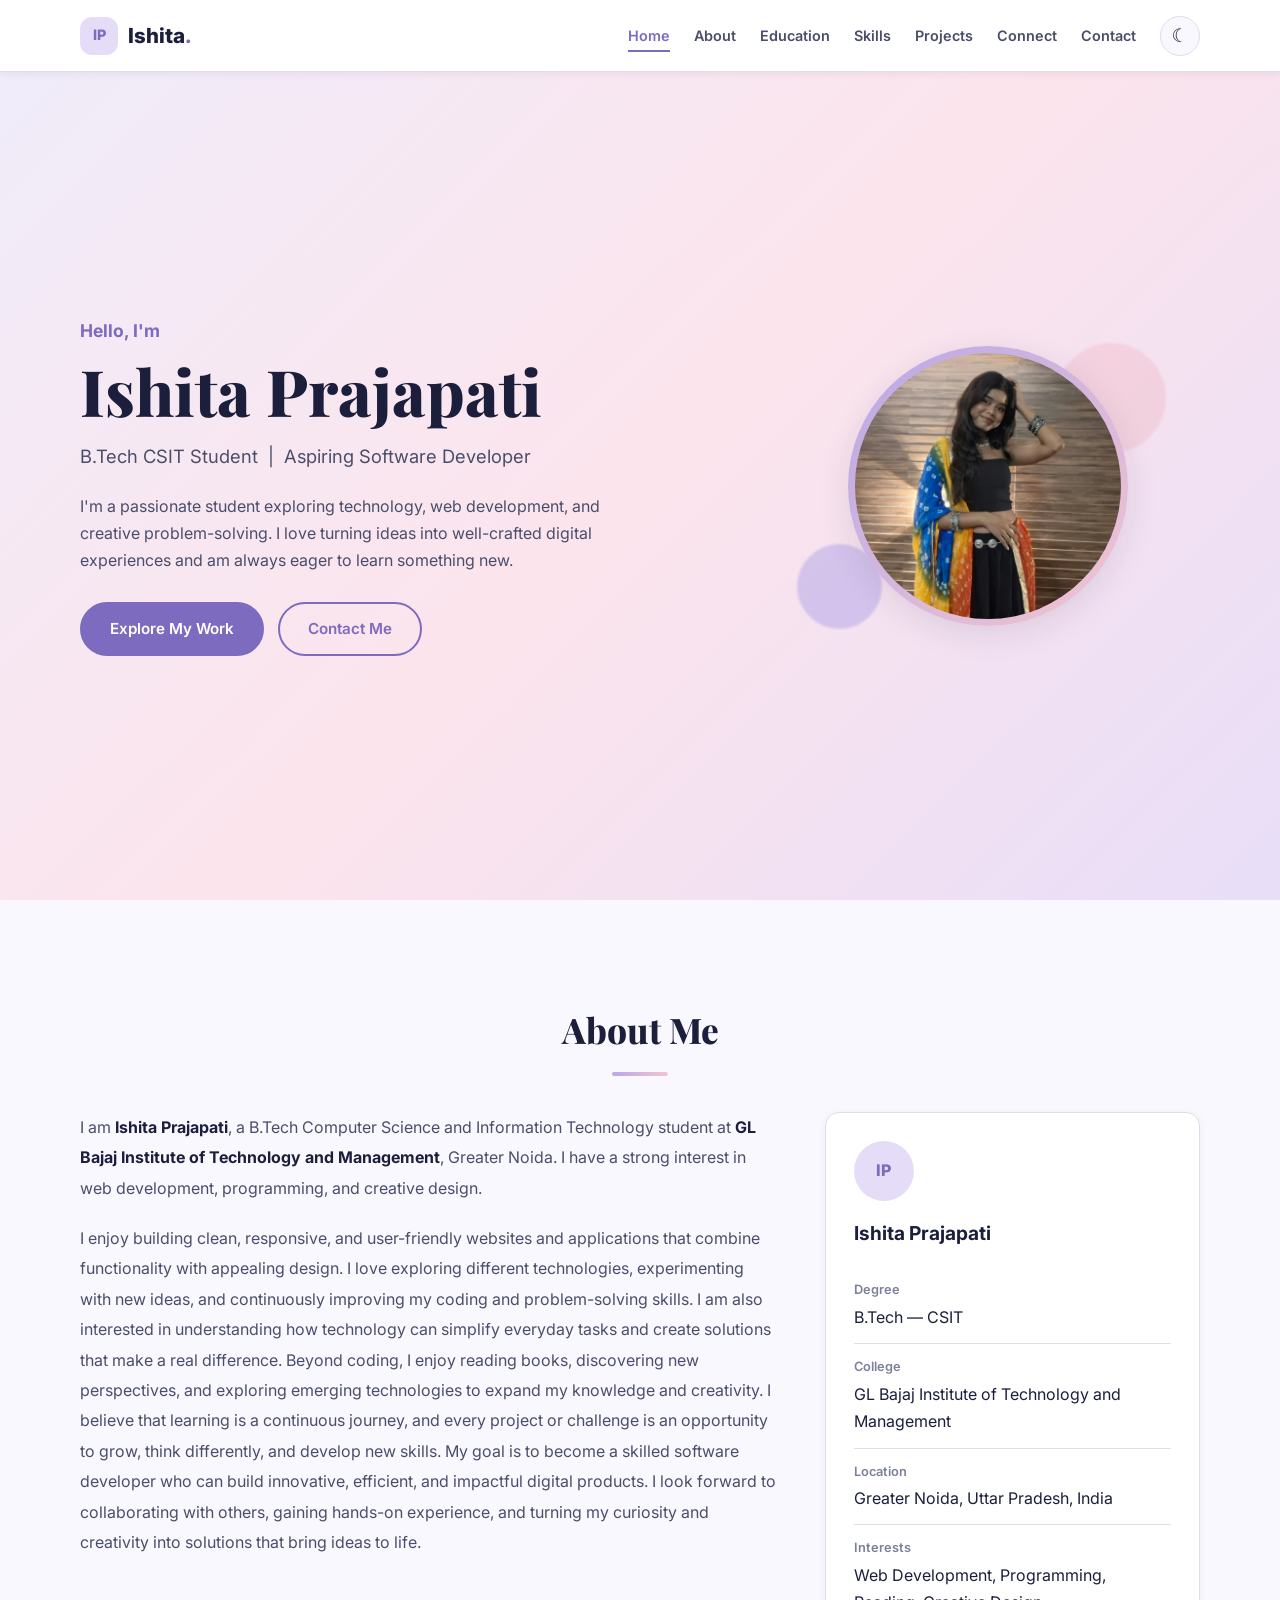
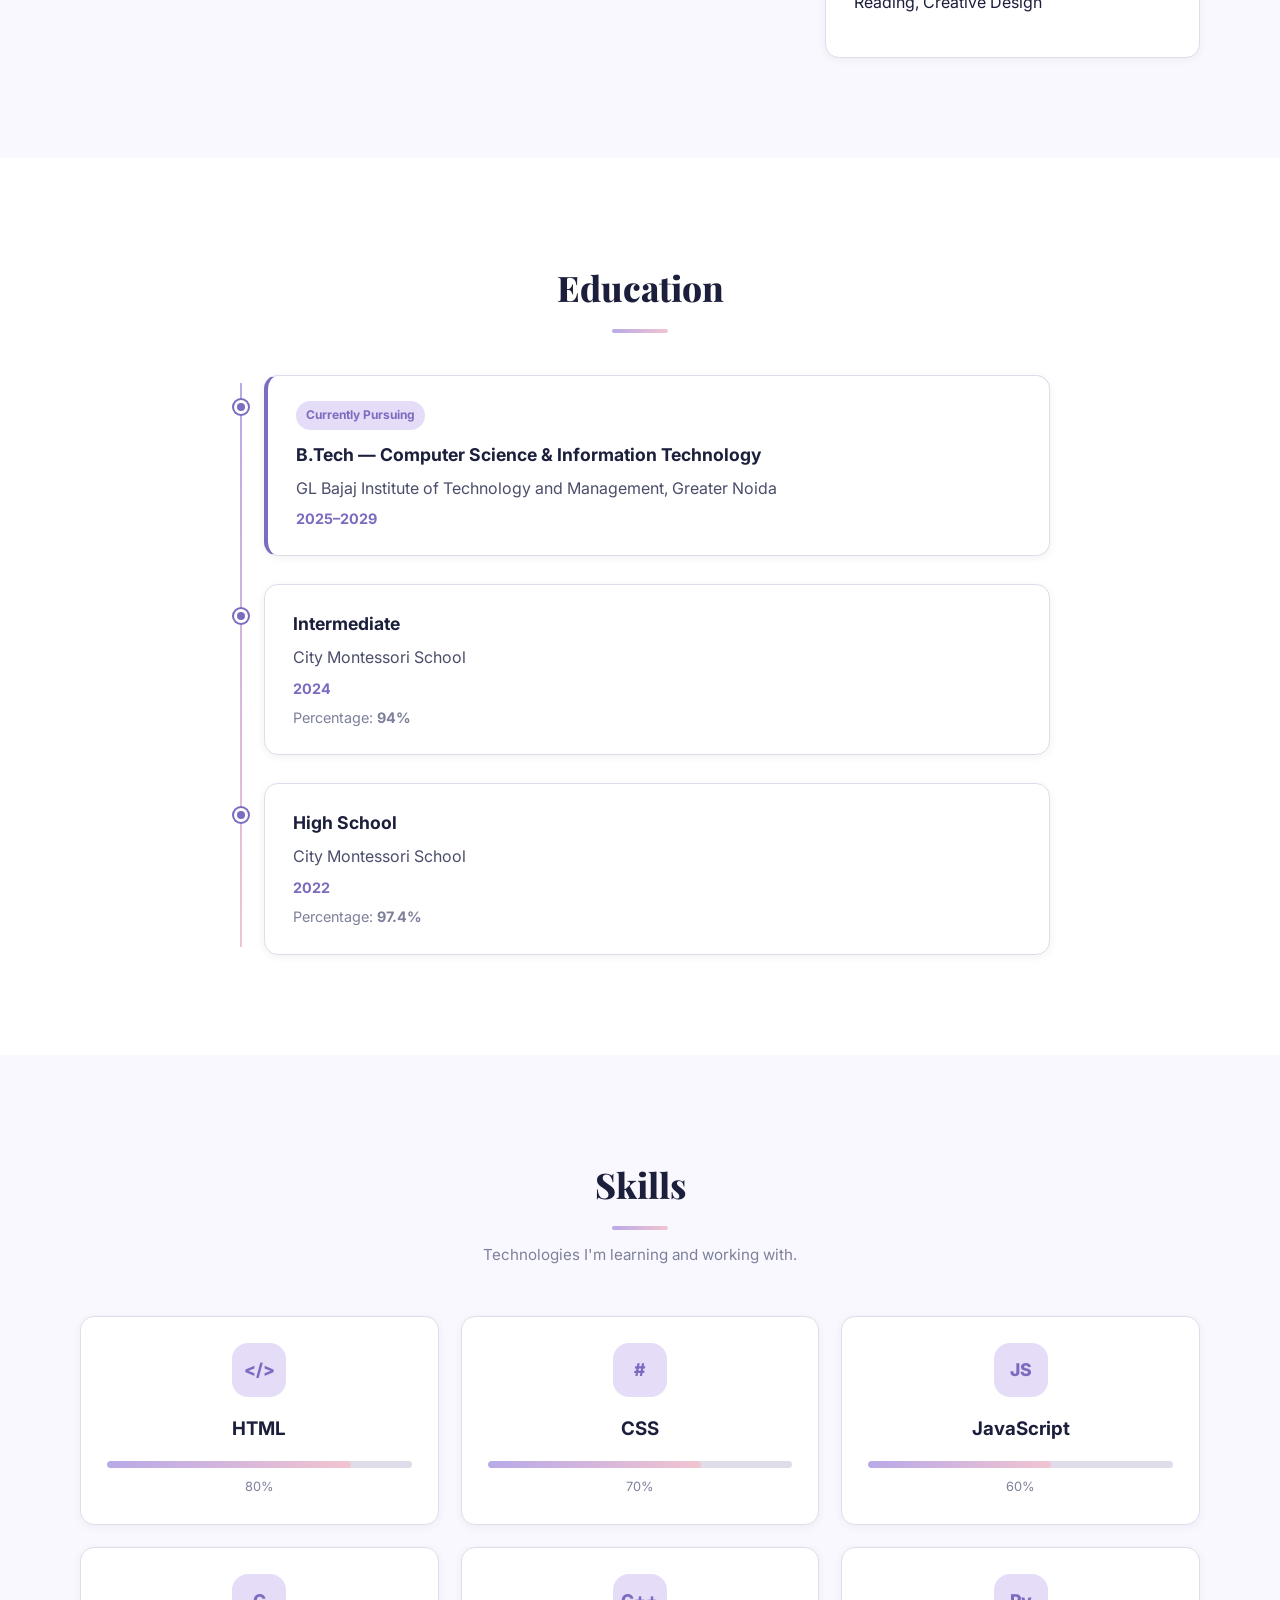
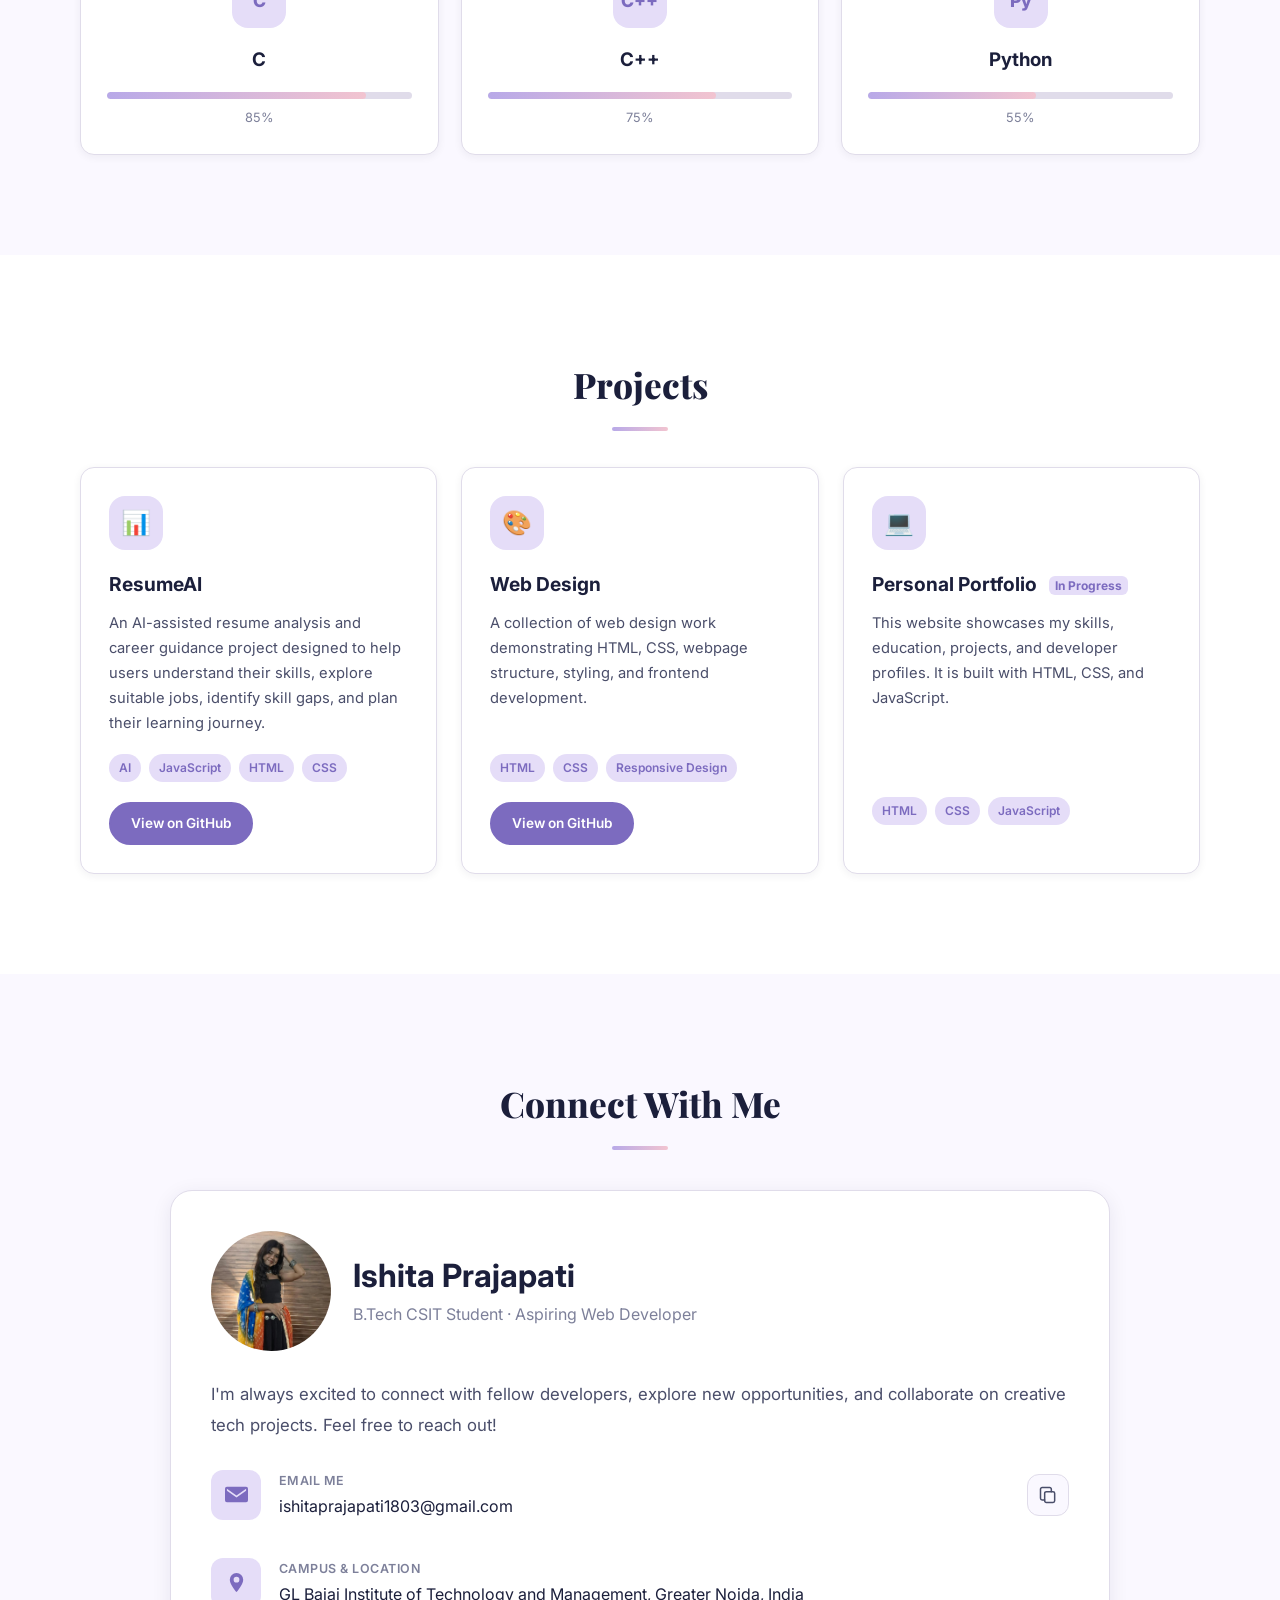
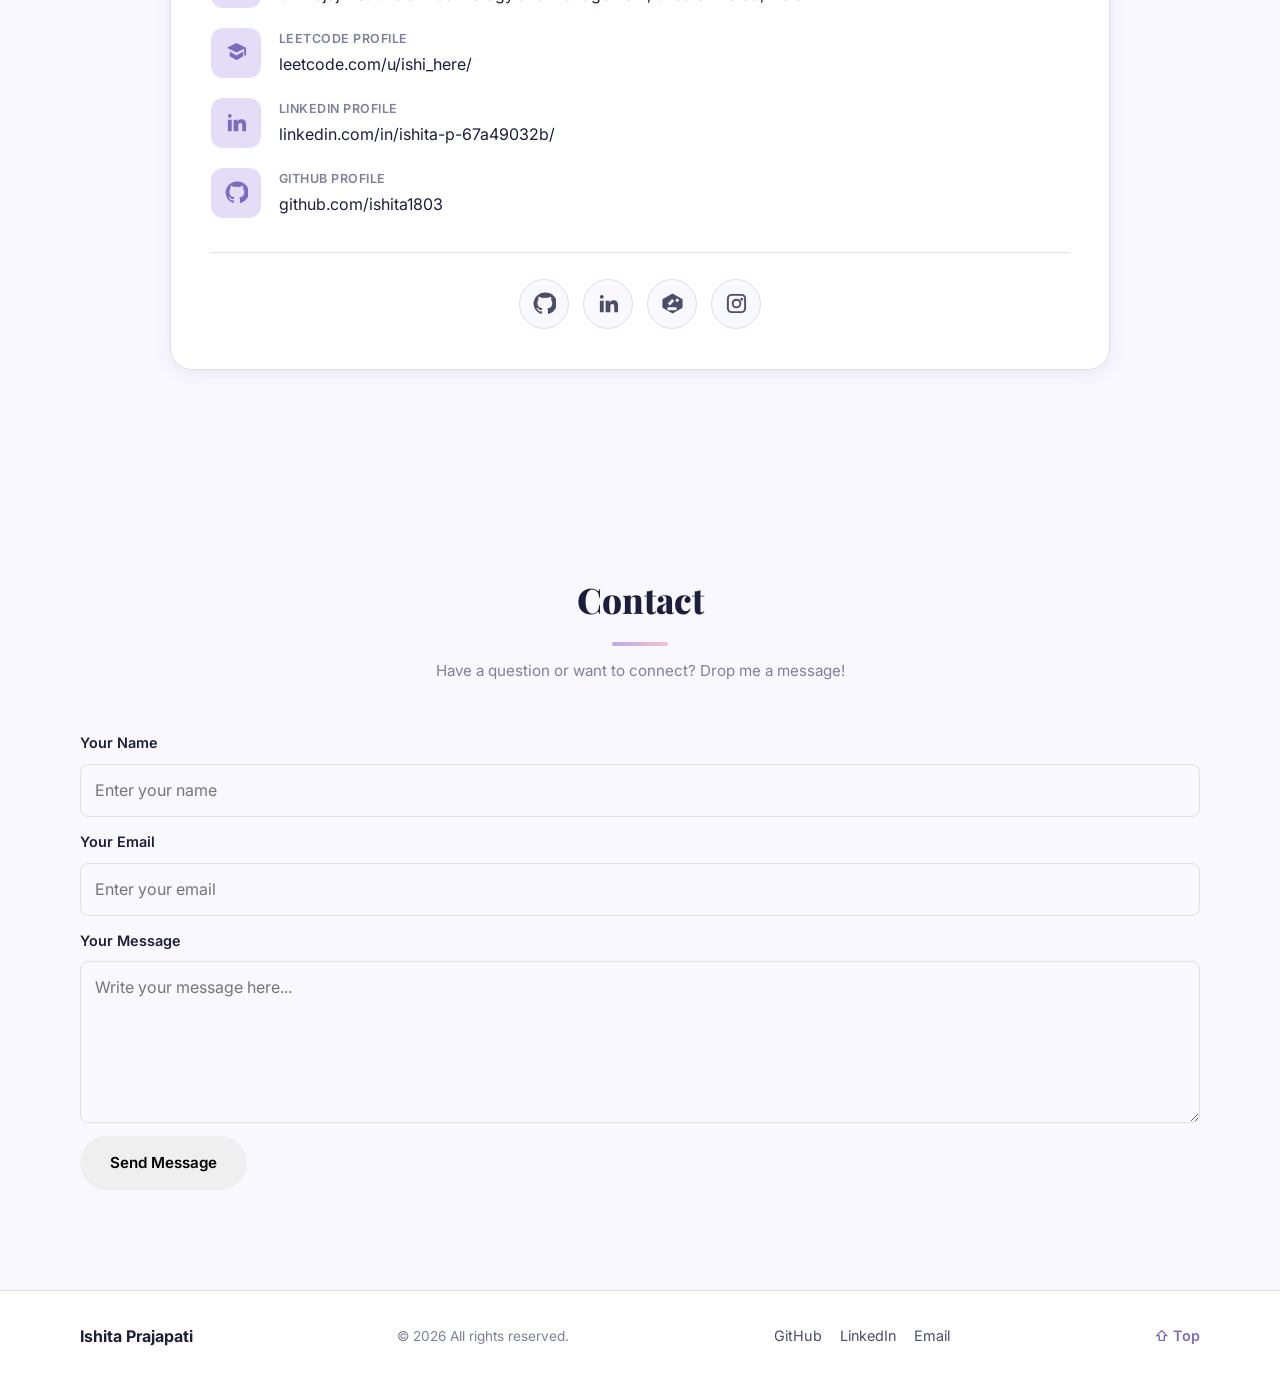
<file: portfolio/index.html>
<!DOCTYPE html>
<html lang="en">
<head>
  <meta charset="UTF-8">
  <meta name="viewport" content="width=device-width, initial-scale=1.0">
  <meta name="theme-color" content="#faf8ff">
  <meta name="description" content="Ishita Prajapati's portfolio — B.Tech CSIT student, aspiring software developer, and web development enthusiast.">
  <title>Ishita Prajapati — Portfolio</title>

  <link rel="stylesheet" href="style.css">
  <link rel="preconnect" href="https://fonts.googleapis.com">
  <link rel="preconnect" href="https://fonts.gstatic.com" crossorigin>
  <link href="https://fonts.googleapis.com/css2?family=Inter:wght@400;500;600;700;800&family=Playfair+Display:wght@700;800&display=swap" rel="stylesheet">

  <style>
    /* Additional styles specific to the Connect card */
    .connect-card {
      width: 100%;
      max-width: 940px;
      margin: 40px auto 0;
      padding: 40px;
      background: var(--bg-card, #fff);
      color: var(--text-primary, #1b1f3b);
      border: 1px solid var(--border, #e0dcea);
      border-radius: 22px;
      box-shadow: var(--shadow-md, 0 4px 20px rgba(27,31,59,.08));
    }

    .connect-profile {
      display: flex;
      align-items: center;
      gap: 22px;
      margin-bottom: 28px;
    }

    .connect-photo {
      width: 120px;
      height: 120px;
      flex: 0 0 120px;
      object-fit: cover;
      object-position: center;
      border-radius: 50%;
    }

    .connect-profile-copy { min-width: 0; }

    .connect-profile-copy h3 {
      margin: 0 0 6px;
      color: var(--text-primary, #1b1f3b);
      font-size: clamp(1.5rem, 3vw, 2rem);
      line-height: 1.3;
    }

    .connect-profile-copy p {
      margin: 0;
      color: var(--text-muted, #7d809a);
    }

    .connect-intro {
      margin: 0 0 30px;
      color: var(--text-secondary, #4a4e6a);
      line-height: 1.8;
    }

    .connect-details {
      display: flex;
      flex-direction: column;
      gap: 20px;
    }

    .connect-detail {
      display: grid;
      grid-template-columns: 50px minmax(0, 1fr);
      align-items: center;
      gap: 18px;
      min-width: 0;
    }

    .connect-detail-icon {
      width: 50px;
      height: 50px;
      display: flex;
      align-items: center;
      justify-content: center;
      border-radius: 12px;
      background: var(--accent-soft, #e5ddf8);
      color: var(--accent, #7c6bbf);
    }

    .connect-detail-icon svg {
      width: 23px;
      height: 23px;
      fill: currentColor;
    }

    .connect-detail-copy {
      display: flex;
      flex-direction: column;
      gap: 3px;
      min-width: 0;
    }

    .connect-label {
      color: var(--text-muted, #7d809a);
      font-size: .78rem;
      font-weight: 600;
      letter-spacing: .04em;
    }

    .connect-value {
      color: var(--text-primary, #1b1f3b);
      font-size: 1rem;
      line-height: 1.55;
      overflow-wrap: anywhere;
    }

    a.connect-value:hover { color: var(--accent, #7c6bbf); }

    .connect-email-row {
      grid-template-columns: 50px minmax(0, 1fr) 42px;
    }

    .copy-email-button {
      width: 42px;
      height: 42px;
      display: flex;
      align-items: center;
      justify-content: center;
      justify-self: end;
      border: 1px solid var(--border, #e0dcea);
      border-radius: 12px;
      background: var(--bg-primary, #faf8ff);
      color: var(--text-secondary, #4a4e6a);
      cursor: pointer;
    }

    .copy-email-button:hover {
      background: var(--accent-soft, #e5ddf8);
      color: var(--accent, #7c6bbf);
    }

    .copy-email-button svg {
      width: 20px;
      height: 20px;
      fill: none;
      stroke: currentColor;
      stroke-width: 1.8;
      stroke-linecap: round;
      stroke-linejoin: round;
    }

    .copy-email-feedback {
      grid-column: 2 / -1;
      color: var(--accent, #7c6bbf);
      font-size: .82rem;
    }

    .connect-divider {
      height: 1px;
      margin: 34px 0 26px;
      background: var(--border, #e0dcea);
    }

    .connect-socials {
      display: flex;
      justify-content: center;
      align-items: center;
      flex-wrap: wrap;
      gap: 14px;
    }

    .connect-social-button {
      width: 50px;
      height: 50px;
      display: inline-flex;
      align-items: center;
      justify-content: center;
      flex: 0 0 50px;
      border: 1px solid var(--border, #e0dcea);
      border-radius: 50%;
      background: var(--bg-primary, #faf8ff);
      color: var(--text-secondary, #4a4e6a);
      transition: transform .2s ease, background .2s ease, color .2s ease;
    }

    .connect-social-button:hover {
      background: var(--accent-soft, #e5ddf8);
      color: var(--accent, #7c6bbf);
      transform: translateY(-3px);
    }

    .connect-social-button svg {
      width: 23px;
      height: 23px;
      fill: currentColor;
    }

    .connect-social-button:focus-visible,
    .copy-email-button:focus-visible {
      outline: 3px solid var(--accent, #7c6bbf);
      outline-offset: 3px;
    }

    .connect-section { background: var(--bg-primary); }

    .edu-table { display: none; }

    @media (max-width: 600px) {
      .connect-card {
        padding: 24px 18px;
        margin-top: 28px;
        border-radius: 18px;
      }

      .connect-profile { gap: 15px; }

      .connect-photo {
        width: 82px;
        height: 82px;
        flex-basis: 82px;
      }

      .connect-profile-copy h3 { font-size: 1.35rem; }
      .connect-profile-copy p { font-size: .88rem; }
      .connect-intro { font-size: .96rem; }

      .connect-detail {
        grid-template-columns: 42px minmax(0, 1fr);
        gap: 12px;
      }

      .connect-detail-icon {
        width: 42px;
        height: 42px;
      }

      .connect-detail-icon svg {
        width: 20px;
        height: 20px;
      }

      .connect-value { font-size: .9rem; }

      .connect-email-row {
        grid-template-columns: 42px minmax(0, 1fr) 36px;
        gap: 9px;
      }

      .copy-email-button {
        width: 36px;
        height: 36px;
      }

      .connect-socials { gap: 12px; }

      .connect-social-button {
        width: 46px;
        height: 46px;
        flex-basis: 46px;
      }
    }
  </style>
</head>

<body>
  <!-- HEADER -->
  <header id="site-header" class="site-header">
    <div class="container nav-container">
      <a href="#home" class="logo" aria-label="Ishita Prajapati - Home">
        <span class="logo-icon">IP</span>
        <span class="logo-text">Ishita<span class="logo-accent">.</span></span>
      </a>

      <nav id="main-nav" class="main-nav" aria-label="Primary navigation">
        <ul class="nav-list">
          <li><a href="#home" class="nav-link active">Home</a></li>
          <li><a href="#about" class="nav-link">About</a></li>
          <li><a href="#education" class="nav-link">Education</a></li>
          <li><a href="#skills" class="nav-link">Skills</a></li>
          <li><a href="#projects" class="nav-link">Projects</a></li>
          <li><a href="#connect" class="nav-link">Connect</a></li>
          <li><a href="#contact" class="nav-link">Contact</a></li>
          <li>
            <button id="theme-toggle" class="theme-toggle" type="button" aria-label="Toggle dark mode">
              <span class="theme-icon theme-icon--light" aria-hidden="true">&#9790;</span>
              <span class="theme-icon theme-icon--dark" aria-hidden="true">&#9728;</span>
            </button>
          </li>
        </ul>
      </nav>

      <button id="hamburger" class="hamburger" type="button" aria-label="Open menu" aria-expanded="false" aria-controls="main-nav">
        <span class="hamburger-bar"></span>
        <span class="hamburger-bar"></span>
        <span class="hamburger-bar"></span>
      </button>
    </div>
  </header>

  <main>
    <!-- HOME -->
    <section id="home" class="hero section">
      <div class="container hero-grid">
        <div class="hero-content">
          <p class="hero-greeting">Hello, I'm</p>
          <h1 class="hero-name">Ishita Prajapati</h1>
          <p class="hero-subtitle">B.Tech CSIT Student &nbsp;|&nbsp; Aspiring Software Developer</p>
          <p class="hero-description">
            I'm a passionate student exploring technology, web development,
            and creative problem-solving. I love turning ideas into well-crafted
            digital experiences and am always eager to learn something new.
          </p>
          <div class="hero-buttons">
            <a href="#projects" class="btn btn-primary">Explore My Work</a>
            <a href="#contact" class="btn btn-secondary">Contact Me</a>
          </div>
        </div>

        <div class="hero-visual">
          <div class="avatar-ring">
            <img src="myimage.jpeg" alt="Ishita Prajapati" class="profile-photo">
          </div>
          <div class="hero-blob hero-blob--1"></div>
          <div class="hero-blob hero-blob--2"></div>
        </div>
      </div>
    </section>

    <!-- ABOUT -->
    <section id="about" class="section about-section">
      <div class="container">
        <h2 class="section-title">About Me</h2>

        <div class="about-grid">
          <article class="about-text">
            <p>
              I am <strong>Ishita Prajapati</strong>, a B.Tech Computer Science
              and Information Technology student at
              <strong>GL Bajaj Institute of Technology and Management</strong>,
              Greater Noida. I have a strong interest in web development,
              programming, and creative design.
            </p>
            <p>
              I enjoy building clean, responsive, and user-friendly websites 
              and applications that combine functionality with appealing design.
              I love exploring different technologies, experimenting with new ideas, 
              and continuously improving my coding and problem-solving skills. 
              I am also interested in understanding how technology can simplify everyday 
              tasks and create solutions that make a real difference. Beyond coding, I enjoy reading books,
              discovering new perspectives, and exploring emerging technologies to expand my knowledge and creativity. 
              I believe that learning is a continuous journey, and every project or challenge is an opportunity to grow, 
              think differently, and develop new skills.
              My goal is to become a skilled software developer who can build innovative,
              efficient, and impactful digital products. I look forward to collaborating with others,
              gaining hands-on experience, and turning my curiosity and creativity into solutions that bring ideas to life.
            </p>
          </article>

          <aside class="profile-card">
            <div class="profile-card__avatar" aria-hidden="true">IP</div>
            <h3 class="profile-card__name">Ishita Prajapati</h3>
            <ul class="profile-card__details">
              <li>
                <span class="detail-label">Degree</span>
                <span class="detail-value">B.Tech — CSIT</span>
              </li>
              <li>
                <span class="detail-label">College</span>
                <span class="detail-value">GL Bajaj Institute of Technology and Management</span>
              </li>
              <li>
                <span class="detail-label">Location</span>
                <span class="detail-value">Greater Noida, Uttar Pradesh, India</span>
              </li>
              <li>
                <span class="detail-label">Interests</span>
                <span class="detail-value">Web Development, Programming, Reading, Creative Design</span>
              </li>
            </ul>
          </aside>
        </div>
      </div>
    </section>

    <!-- EDUCATION -->
    <section id="education" class="section education-section">
      <div class="container">
        <h2 class="section-title">Education</h2>

        <div class="timeline">
          <article class="timeline-item timeline-item--highlight">
            <div class="timeline-dot" aria-hidden="true"></div>
            <div class="timeline-card">
              <span class="timeline-badge">Currently Pursuing</span>
              <h3 class="timeline-title">B.Tech — Computer Science &amp; Information Technology</h3>
              <p class="timeline-institution">GL Bajaj Institute of Technology and Management, Greater Noida</p>
              <p class="timeline-year">2025–2029</p>
            </div>
          </article>

          <article class="timeline-item">
            <div class="timeline-dot" aria-hidden="true"></div>
            <div class="timeline-card">
              <h3 class="timeline-title">Intermediate</h3>
              <p class="timeline-institution">City Montessori School</p>
              <p class="timeline-year">2024</p>
              <p class="timeline-result">Percentage: <strong>94%</strong></p>
            </div>
          </article>

          <article class="timeline-item">
            <div class="timeline-dot" aria-hidden="true"></div>
            <div class="timeline-card">
              <h3 class="timeline-title">High School</h3>
              <p class="timeline-institution">City Montessori School</p>
              <p class="timeline-year">2022</p>
              <p class="timeline-result">Percentage: <strong>97.4%</strong></p>
            </div>
          </article>
        </div>
      </div>
    </section>

    <!-- SKILLS -->
    <section id="skills" class="section skills-section">
      <div class="container">
        <h2 class="section-title">Skills</h2>
        <p class="section-subtitle">Technologies I'm learning and working with.</p>

        <div class="skills-grid">
          <article class="skill-card">
            <div class="skill-icon" aria-hidden="true">&lt;/&gt;</div>
            <h3 class="skill-name">HTML</h3>
            <div class="progress-track" role="progressbar" aria-valuenow="80" aria-valuemin="0" aria-valuemax="100" aria-label="HTML proficiency">
              <div class="progress-fill" style="--progress:80%"></div>
            </div>
            <span class="skill-level">80%</span>
          </article>

          <article class="skill-card">
            <div class="skill-icon" aria-hidden="true">#</div>
            <h3 class="skill-name">CSS</h3>
            <div class="progress-track" role="progressbar" aria-valuenow="70" aria-valuemin="0" aria-valuemax="100" aria-label="CSS proficiency">
              <div class="progress-fill" style="--progress:70%"></div>
            </div>
            <span class="skill-level">70%</span>
          </article>

          <article class="skill-card">
            <div class="skill-icon" aria-hidden="true">JS</div>
            <h3 class="skill-name">JavaScript</h3>
            <div class="progress-track" role="progressbar" aria-valuenow="60" aria-valuemin="0" aria-valuemax="100" aria-label="JavaScript proficiency">
              <div class="progress-fill" style="--progress:60%"></div>
            </div>
            <span class="skill-level">60%</span>
          </article>

          <article class="skill-card">
            <div class="skill-icon" aria-hidden="true">C</div>
            <h3 class="skill-name">C</h3>
            <div class="progress-track" role="progressbar" aria-valuenow="85" aria-valuemin="0" aria-valuemax="100" aria-label="C proficiency">
              <div class="progress-fill" style="--progress:85%"></div>
            </div>
            <span class="skill-level">85%</span>
          </article>

          <article class="skill-card">
            <div class="skill-icon" aria-hidden="true">C++</div>
            <h3 class="skill-name">C++</h3>
            <div class="progress-track" role="progressbar" aria-valuenow="75" aria-valuemin="0" aria-valuemax="100" aria-label="C++ proficiency">
              <div class="progress-fill" style="--progress:75%"></div>
            </div>
            <span class="skill-level">75%</span>
          </article>

          <article class="skill-card">
            <div class="skill-icon" aria-hidden="true">Py</div>
            <h3 class="skill-name">Python</h3>
            <div class="progress-track" role="progressbar" aria-valuenow="55" aria-valuemin="0" aria-valuemax="100" aria-label="Python proficiency">
              <div class="progress-fill" style="--progress:55%"></div>
            </div>
            <span class="skill-level">55%</span>
          </article>
        </div>
      </div>
    </section>

    <!-- PROJECTS -->
    <section id="projects" class="section projects-section">
      <div class="container">
        <h2 class="section-title">Projects</h2>

        <div class="projects-grid">
          <article class="project-card">
            <div class="project-icon" aria-hidden="true">&#128202;</div>
            <h3 class="project-title">ResumeAI</h3>
            <p class="project-description">
              An AI-assisted resume analysis and career guidance project designed
              to help users understand their skills, explore suitable jobs,
              identify skill gaps, and plan their learning journey.
            </p>
            <ul class="project-tags">
              <li>AI</li><li>JavaScript</li><li>HTML</li><li>CSS</li>
            </ul>
            <a href="https://github.com/ishita1803/ResumeAi" class="btn btn-small" target="_blank" rel="noopener noreferrer">View on GitHub</a>
          </article>

          <article class="project-card">
            <div class="project-icon" aria-hidden="true">&#127912;</div>
            <h3 class="project-title">Web Design</h3>
            <p class="project-description">
              A collection of web design work demonstrating HTML, CSS,
              webpage structure, styling, and frontend development.
            </p>
            <ul class="project-tags">
              <li>HTML</li><li>CSS</li><li>Responsive Design</li>
            </ul>
            <a href="https://github.com/ishita1803/webdesign" class="btn btn-small" target="_blank" rel="noopener noreferrer">View on GitHub</a>
          </article>

          <article class="project-card">
            <div class="project-icon" aria-hidden="true">&#128187;</div>
            <h3 class="project-title">Personal Portfolio <span class="badge in-progress">In Progress</span></h3>
            <p class="project-description">
              This website showcases my skills, education, projects, and
              developer profiles. It is built with HTML, CSS, and JavaScript.
            </p>
            <ul class="project-tags">
              <li>HTML</li><li>CSS</li><li>JavaScript</li>
            </ul>
          </article>
        </div>
      </div>
    </section>

    <!-- CONNECT WITH ME -->
    <section id="connect" class="section connect-section">
      <div class="container">
        <h2 class="section-title">Connect With Me</h2>

        <div class="connect-card">
          <div class="connect-profile">
            <img src="myimage.jpeg" alt="Ishita Prajapati" class="connect-photo">
            <div class="connect-profile-copy">
              <h3>Ishita Prajapati</h3>
              <p>B.Tech CSIT Student · Aspiring Web Developer</p>
            </div>
          </div>

          <p class="connect-intro">
            I'm always excited to connect with fellow developers, explore new
            opportunities, and collaborate on creative tech projects. Feel
            free to reach out!
          </p>

          <div class="connect-details">
            <div class="connect-detail connect-email-row">
              <span class="connect-detail-icon" aria-hidden="true">
                <svg viewBox="0 0 24 24"><path d="M2 4h20a2 2 0 0 1 2 2v12a2 2 0 0 1-2 2H2a2 2 0 0 1-2-2V6a2 2 0 0 1 2-2zm10 9L2 6v2l10 7 10-7V6l-10 7z"/></svg>
              </span>
              <div class="connect-detail-copy">
                <span class="connect-label">EMAIL ME</span>
                <a class="connect-value" href="mailto:ishitaprajapati1803@gmail.com">ishitaprajapati1803@gmail.com</a>
              </div>
              <button class="copy-email-button" id="copy-email-button" type="button" aria-label="Copy email address" title="Copy email address">
                <svg viewBox="0 0 24 24" aria-hidden="true"><rect x="8" y="8" width="12" height="13" rx="2"></rect><path d="M16 8V5a2 2 0 0 0-2-2H5a2 2 0 0 0-2 2v11a2 2 0 0 0 2 2h3"></path></svg>
              </button>
              <span id="copy-email-feedback" class="copy-email-feedback" role="status" aria-live="polite"></span>
            </div>

            <div class="connect-detail">
              <span class="connect-detail-icon" aria-hidden="true">
                <svg viewBox="0 0 24 24"><path d="M12 2a7 7 0 0 0-7 7c0 5 7 13 7 13s7-8 7-13a7 7 0 0 0-7-7zm0 10a3 3 0 1 1 0-6 3 3 0 0 1 0 6z"/></svg>
              </span>
              <div class="connect-detail-copy">
                <span class="connect-label">CAMPUS &amp; LOCATION</span>
                <span class="connect-value">GL Bajaj Institute of Technology and Management, Greater Noida, India</span>
              </div>
            </div>

            <div class="connect-detail">
              <span class="connect-detail-icon" aria-hidden="true">
                <svg viewBox="0 0 24 24"><path d="M12 2 2 7l10 5 8-4v7h2V7L12 2zm-7 9v5l7 4 7-4v-5l-7 4-7-4z"/></svg>
              </span>
              <div class="connect-detail-copy">
                <span class="connect-label">LEETCODE PROFILE</span>
                <a class="connect-value" href="https://leetcode.com/u/ishi_here/" target="_blank" rel="noopener noreferrer">leetcode.com/u/ishi_here/</a>
              </div>
            </div>

            <div class="connect-detail">
              <span class="connect-detail-icon" aria-hidden="true">
                <svg viewBox="0 0 24 24"><path d="M5 3a2 2 0 1 0 0 4 2 2 0 0 0 0-4zM3 9h4v12H3V9zm6 0h4v2h.1c.6-1.1 1.8-2.3 3.9-2.3 4.2 0 5 2.7 5 6.2V21h-4v-5.4c0-1.3 0-3-1.9-3s-2.2 1.4-2.2 2.9V21H9V9z"/></svg>
              </span>
              <div class="connect-detail-copy">
                <span class="connect-label">LINKEDIN PROFILE</span>
                <a class="connect-value" href="https://www.linkedin.com/in/ishita-p-67a49032b/" target="_blank" rel="noopener noreferrer">linkedin.com/in/ishita-p-67a49032b/</a>
              </div>
            </div>

            <div class="connect-detail">
              <span class="connect-detail-icon" aria-hidden="true">
                <svg viewBox="0 0 24 24"><path d="M12 .5A11.5 11.5 0 0 0 8.4 22.9c.6.1.8-.3.8-.6v-2.1c-3.3.7-4-1.4-4-1.4-.5-1.3-1.3-1.7-1.3-1.7-1.1-.7.1-.7.1-.7 1.2.1 1.8 1.2 1.8 1.2 1.1 1.8 2.7 1.3 3.4 1 .1-.8.4-1.3.7-1.6-2.6-.3-5.3-1.3-5.3-5.7 0-1.3.5-2.3 1.2-3.1-.1-.3-.5-1.5.1-3.1 0 0 1-.3 3.2 1.2a11 11 0 0 1 5.8 0C17.8 4.9 18.8 5.2 18.8 5.2c.6 1.6.2 2.8.1 3.1.8.8 1.2 1.8 1.2 3.1 0 4.4-2.7 5.4-5.3 5.7.4.3.8 1 .8 2.2v3.1c0 .3.2.7.8.6A11.5 11.5 0 0 0 12 .5z"/></svg>
              </span>
              <div class="connect-detail-copy">
                <span class="connect-label">GITHUB PROFILE</span>
                <a class="connect-value" href="https://github.com/ishita1803" target="_blank" rel="noopener noreferrer">github.com/ishita1803</a>
              </div>
            </div>
          </div>

          <div class="connect-divider"></div>

          <div class="connect-socials" aria-label="Social profiles">
            <a class="connect-social-button" href="https://github.com/ishita1803" target="_blank" rel="noopener noreferrer" aria-label="GitHub" title="GitHub">
              <svg viewBox="0 0 24 24" aria-hidden="true"><path d="M12 .5A11.5 11.5 0 0 0 8.4 22.9c.6.1.8-.3.8-.6v-2.1c-3.3.7-4-1.4-4-1.4-.5-1.3-1.3-1.7-1.3-1.7-1.1-.7.1-.7.1-.7 1.2.1 1.8 1.2 1.8 1.2 1.1 1.8 2.7 1.3 3.4 1 .1-.8.4-1.3.7-1.6-2.6-.3-5.3-1.3-5.3-5.7 0-1.3.5-2.3 1.2-3.1-.1-.3-.5-1.5.1-3.1 0 0 1-.3 3.2 1.2a11 11 0 0 1 5.8 0C17.8 4.9 18.8 5.2 18.8 5.2c.6 1.6.2 2.8.1 3.1.8.8 1.2 1.8 1.2 3.1 0 4.4-2.7 5.4-5.3 5.7.4.3.8 1 .8 2.2v3.1c0 .3.2.7.8.6A11.5 11.5 0 0 0 12 .5z"/></svg>
            </a>

            <a class="connect-social-button" href="https://www.linkedin.com/in/ishita-p-67a49032b/" target="_blank" rel="noopener noreferrer" aria-label="LinkedIn" title="LinkedIn">
              <svg viewBox="0 0 24 24" aria-hidden="true"><path d="M5 3a2 2 0 1 0 0 4 2 2 0 0 0 0-4zM3 9h4v12H3V9zm6 0h4v2h.1c.6-1.1 1.8-2.3 3.9-2.3 4.2 0 5 2.7 5 6.2V21h-4v-5.4c0-1.3 0-3-1.9-3s-2.2 1.4-2.2 2.9V21H9V9z"/></svg>
            </a>

            <a class="connect-social-button" href="https://leetcode.com/u/ishi_here/" target="_blank" rel="noopener noreferrer" aria-label="LeetCode" title="LeetCode">
              <svg viewBox="0 0 24 24" aria-hidden="true"><path d="M16.5 17.5a1.5 1.5 0 0 1-1.5 1.5H8a1.5 1.5 0 0 1 0-3h7a1.5 1.5 0 0 1 1.5 1.5zM7.1 12l4.6-4.6 2.1 2.1L9.2 14l-2.1-2zm9.8-5.5 2.1 2.1-2.1 2.1-2.1-2.1 2.1-2.1zM12 1.5 1.5 7.5v9L12 22.5l10.5-6v-9L12 1.5z"/></svg>
            </a>

            <a class="connect-social-button" href="https://www.instagram.com/ixxeeshyy/" target="_blank" rel="noopener noreferrer" aria-label="Instagram" title="Instagram">
              <svg viewBox="0 0 24 24" aria-hidden="true"><path d="M7 2h10a5 5 0 0 1 5 5v10a5 5 0 0 1-5 5H7a5 5 0 0 1-5-5V7a5 5 0 0 1 5-5zm0 2a3 3 0 0 0-3 3v10a3 3 0 0 0 3 3h10a3 3 0 0 0 3-3V7a3 3 0 0 0-3-3H7zm5 3a5 5 0 1 1 0 10 5 5 0 0 1 0-10zm0 2a3 3 0 1 0 0 6 3 3 0 0 0 0-6zm5.5-3a1.5 1.5 0 1 1 0 3 1.5 1.5 0 0 1 0-3z"/></svg>
            </a>
          </div>
        </div>
      </div>
    </section>

    <!-- CONTACT FORM -->
    <section id="contact" class="section contact-section">
      <div class="container">
        <h2 class="section-title">Contact</h2>
        <p class="section-subtitle">Have a question or want to connect? Drop me a message!</p>

        
        <form id="contact-form">
            <input
                type="hidden"
                name="access_key"
                value="3ef60392-24c5-4c5b-943c-dcda3783cb8f"
            >

            <input
                type="hidden"
                name="subject"
                value="New Portfolio Contact Message"
            >

            <input
                type="hidden"
                name="from_name"
                value="Ishita's Portfolio"
            >

            <!-- Honeypot field for basic bot protection -->
            <input
                type="checkbox"
                name="botcheck"
                style="display: none;"
                tabindex="-1"
            >

            <div class="form-group">
                <label for="contact-name">Your Name</label>
                <input
                    type="text"
                    id="contact-name"
                    name="name"
                    placeholder="Enter your name"
                    required
                >
                <span id="name-error" class="error-message"></span>
            </div>

            <div class="form-group">
                <label for="contact-email">Your Email</label>
                <input
                    type="email"
                    id="contact-email"
                    name="email"
                    placeholder="Enter your email"
                    required
                >
                <span id="email-error" class="error-message"></span>
            </div>

            <div class="form-group">
                <label for="contact-message">Your Message</label>
                <textarea
                    id="contact-message"
                    name="message"
                    rows="5"
                    placeholder="Write your message here..."
                    required
                ></textarea>
                <span id="message-error" class="error-message"></span>
            </div>

            <button type="submit" id="btn-submit" class="btn">
                Send Message
            </button>

            <p id="form-success" role="status" hidden>
                Thank you! Your message has been sent successfully. 💗
            </p>

            <p id="form-error" role="alert" hidden>
                Sorry, your message couldn't be sent. Please try again.
            </p>
        </form>

      </div>
    </section>
  </main>

  <!-- FOOTER -->
  <footer class="site-footer">
    <div class="container footer-content">
      <p class="footer-name">Ishita Prajapati</p>
      <p class="footer-copy">&copy; <span id="footer-year"></span> All rights reserved.</p>

      <div class="footer-links">
        <a href="https://github.com/ishita1803" target="_blank" rel="noopener noreferrer">GitHub</a>
        <a href="https://www.linkedin.com/in/ishita-p-67a49032b/" target="_blank" rel="noopener noreferrer">LinkedIn</a>
        <a href="mailto:ishitaprajapati1803@gmail.com">Email</a>
      </div>

      <a href="#home" class="back-to-top" aria-label="Back to top">&#8679; Top</a>
    </div>
  </footer>

  <script src="script.js"></script>

  <script>
    // Copy email address with graceful fallback.
    (function () {
      const button = document.getElementById("copy-email-button");
      const feedback = document.getElementById("copy-email-feedback");
      const email = "ishitaprajapati1803@gmail.com";

      if (!button || !feedback) return;

      button.addEventListener("click", async function () {
        try {
          if (navigator.clipboard && window.isSecureContext) {
            await navigator.clipboard.writeText(email);
          } else {
            const temporaryInput = document.createElement("textarea");
            temporaryInput.value = email;
            temporaryInput.style.position = "fixed";
            temporaryInput.style.opacity = "0";
            document.body.appendChild(temporaryInput);
            temporaryInput.select();
            const copied = document.execCommand("copy");
            temporaryInput.remove();

            if (!copied) throw new Error("Copy failed");
          }

          feedback.textContent = "Email copied!";
        } catch (error) {
          feedback.textContent = "Please copy the email address manually.";
        }
      });
    })();
  </script>
</body>
</html>
</file>
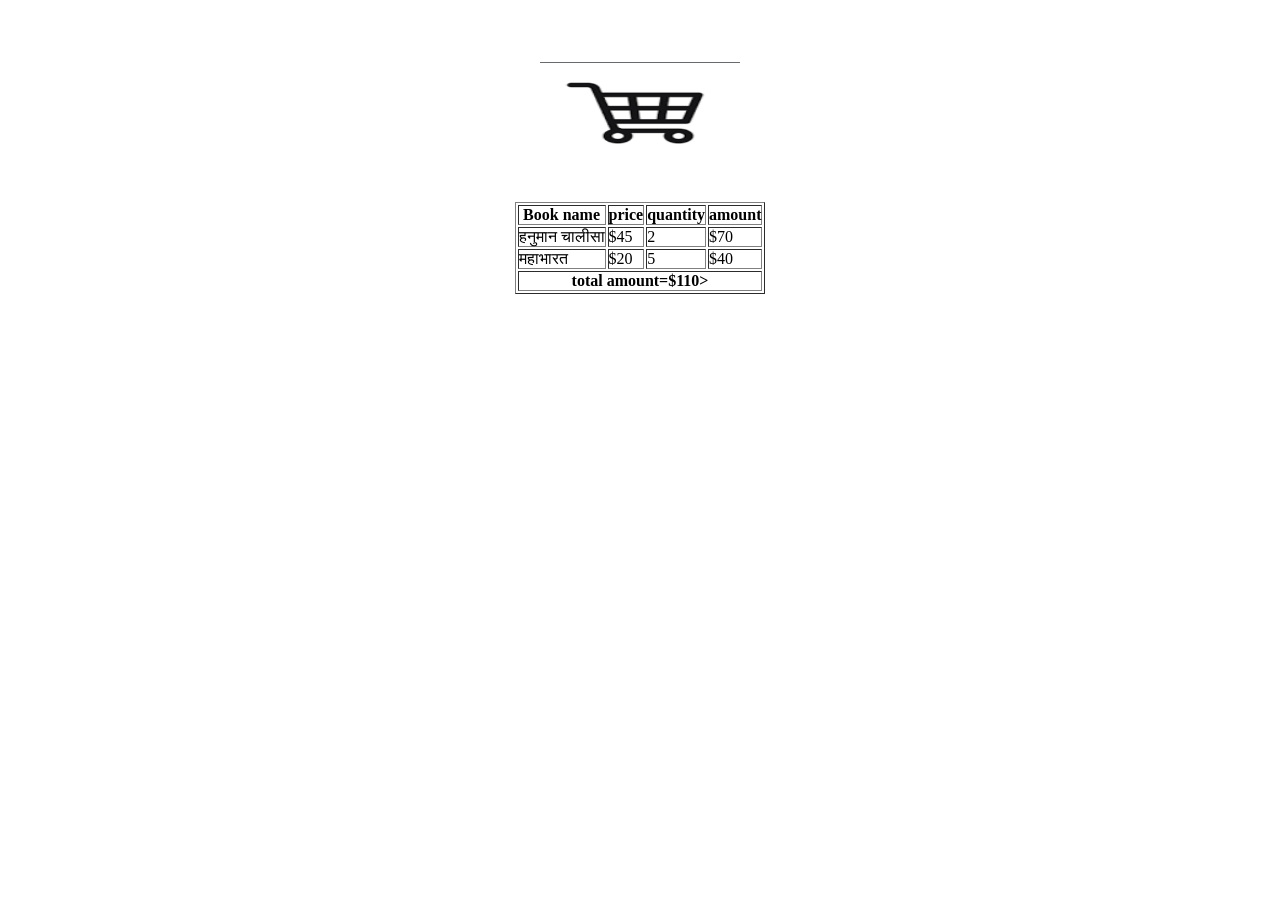
<file: cart.html>
<!DOCTYPE html>
<html lang="en">

<head>
    <meta charset="UTF-8">
    <meta name="viewport" content="width=device-width, initial-scale=1.0">
    <title>CART PAGE</title>
</head>

<body>
       <center><br><br><br> <img src="cartlogo.png" width=200 height=100> </img> <br><br><br>
            <table border=1 cellpadding=center>
                <thead>
                    <tr>
                        <th>Book name</th>
                        <th>price</th>
                        <th>quantity</th>
                        <th>amount</th>
                    </tr>
                </thead>
                <tr>
                    <td>हनुमान चालीसा</td>
                    <td>$45</td>
                    <td>2</td>
                    <td>$70</td>
                </tr>
                <tr>
                    <td>महाभारत</td>
                    <td> $20</td>
                    <td> 5</td>
                    <td> $40</td>
                </tr>
                <th colspan=4>total amount=$110> </th>
                </tr>
            </table>
        </center>
</body>

</html>
</file>
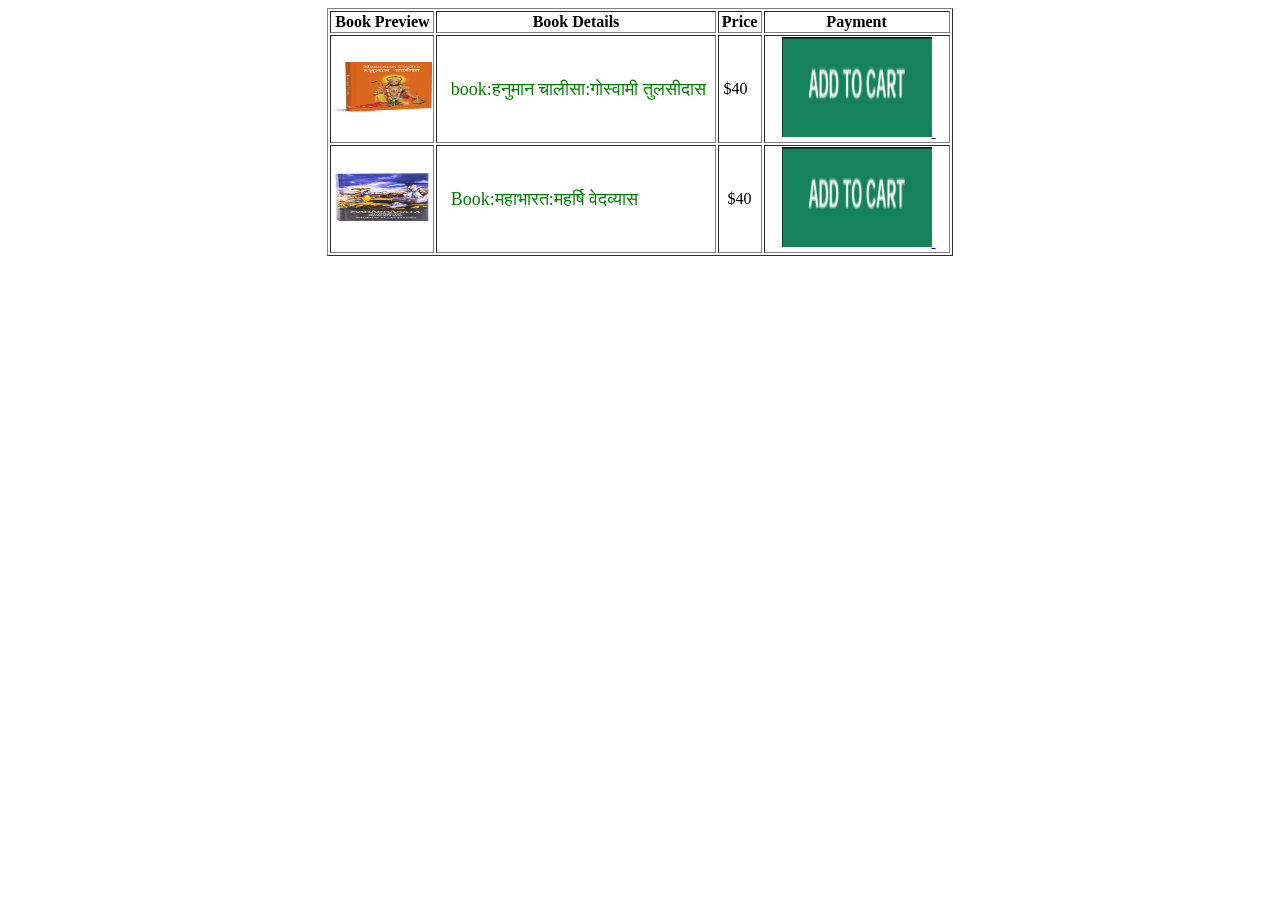
<file: catalogue.html>
<!DOCTYPE html>
<html lang="en">

<head>
    <meta charset="UTF-8">
    <meta name="viewport" content="width=device-width, initial-scale=1.0">
    <title>CATALOGUE PAGE</title>
</head>
    <body>
        <center>
            <table border=1>
                <tr>
                    <th> Book Preview </th>
                    <th> Book Details </th>
                    <th> Price </th>
                    <th> Payment </th>
                </tr>
                <tr>
                    <html>
                    <td> <img src="hanumanchalisa.jpg" width=100 height=50> </img> </td>
                    <td>
                        <pre> <font face="comic sans ms" size=4 color="green" > book:हनुमान चालीसा:गोस्वामी तुलसीदास</font> </pre>
                    </td>
                    <td>&nbsp;$40 &nbsp; </td>
                    <td> &nbsp; &nbsp; <a href="cart.html" target="_blank"> <img src="addtocart.jpeg"
                                width="150" height="100"></img> </a> &nbsp; &nbsp; </td>
                </tr>
                <tr>
                    <td> <img src="mahabharat.jpg" width=100 height=50> </img> </td>
                    <td>
                        <pre> <font face="comic sans ms" size=4 color="green" > Book:महाभारत:महर्षि वेदव्यास</font> </pre>
                    </td>
                    <td>&nbsp; $40 &nbsp;</td>
                    <td> &nbsp; &nbsp; <a href="cart.html" target="_blank"> <img src="addtocart.jpeg"
                                width="150" height="100"></img> </a> &nbsp; &nbsp; </td>
                </tr>
            </table>
        </center>
    </body>

</html>
</file>
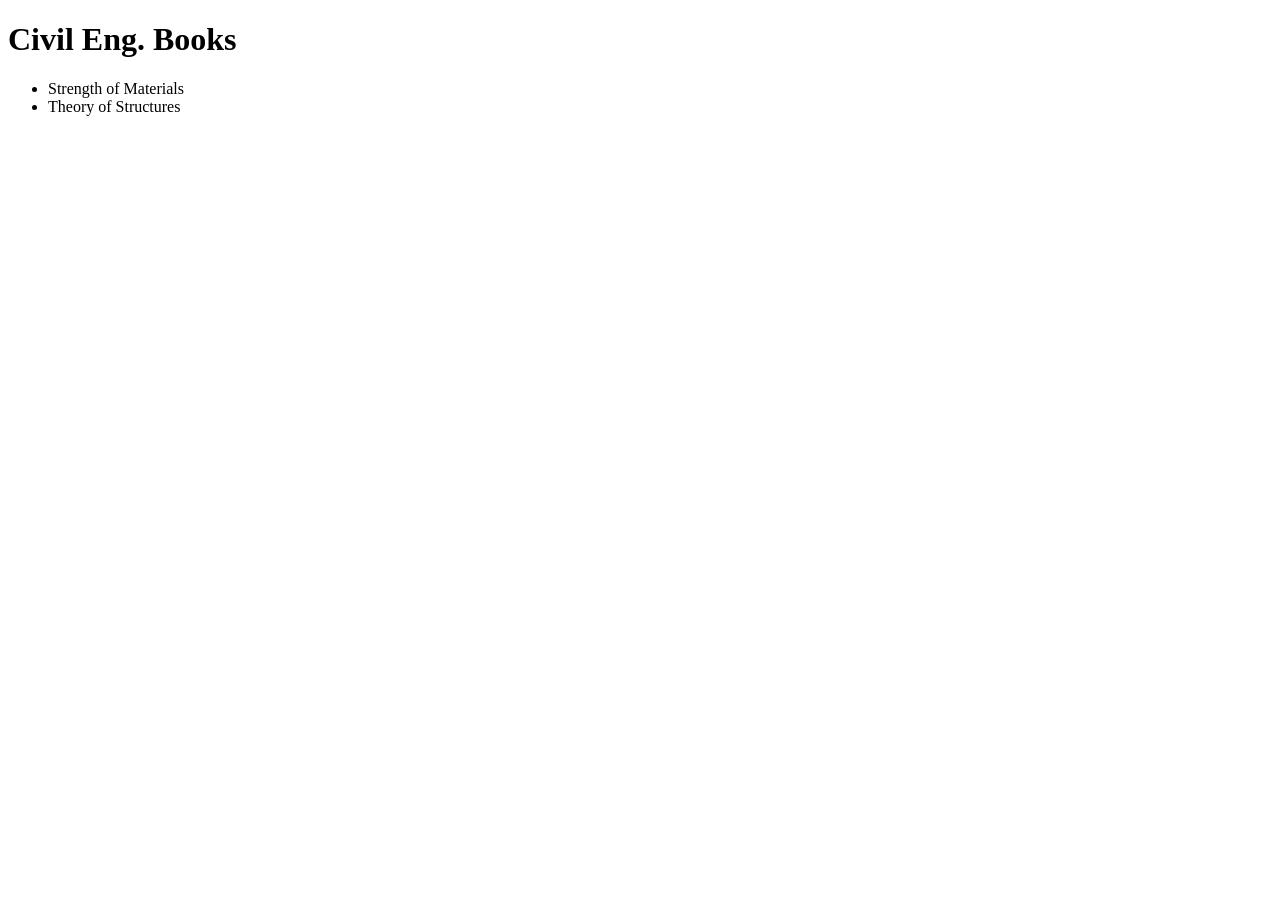
<file: civil.html>
<!DOCTYPE html>
<html lang="en">
<head>
    <meta charset="UTF-8">
    <meta name="viewport" content="width=device-width, initial-scale=1.0">
    <title>Document</title>
</head>
<body>
  <header>
        <h1>Civil Eng. Books</h1>
    </header>
    <ul>
        <li> Strength of Materials</li>
        <li> Theory of Structures</li>
    </ul>
</body>
</html>
</file>
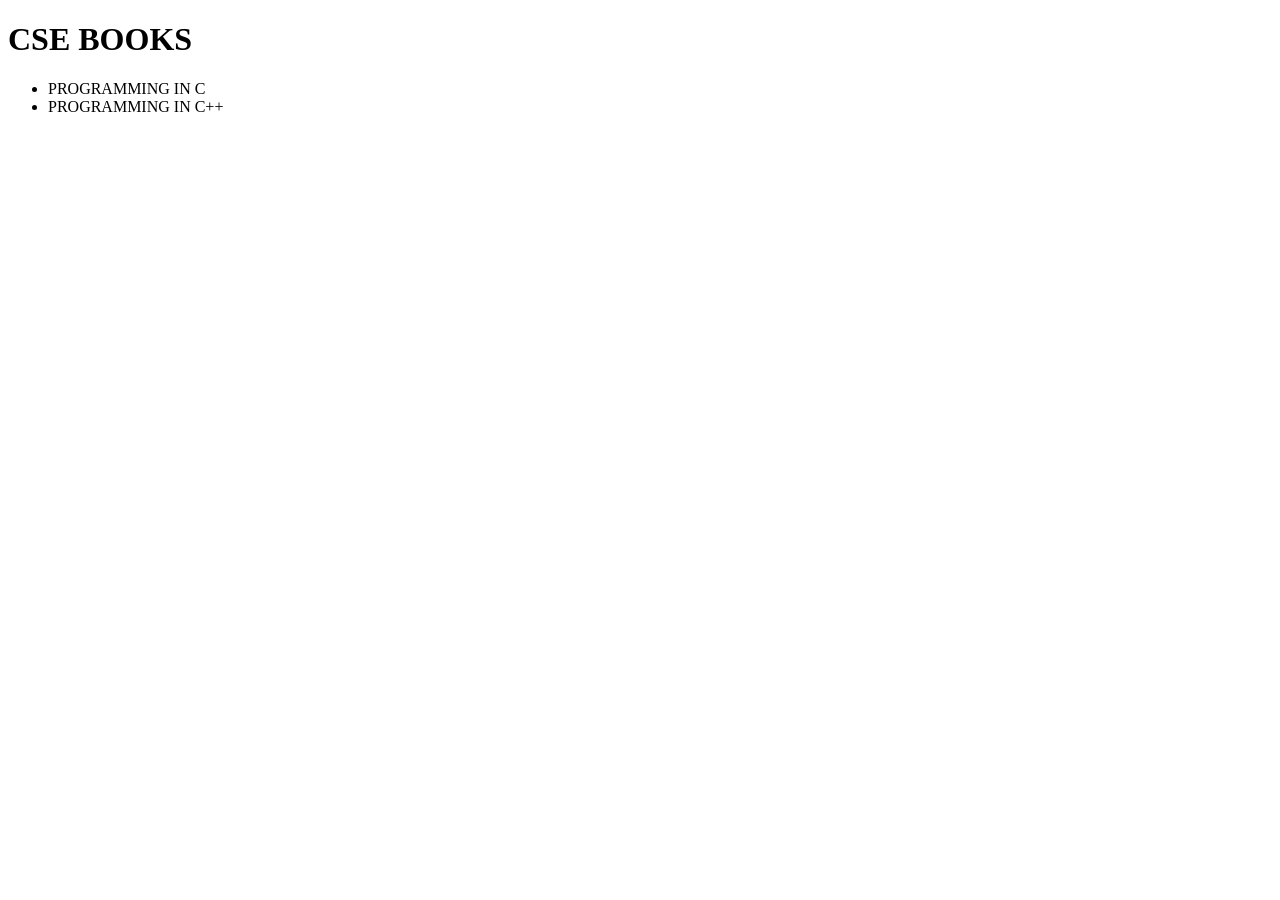
<file: cse.html>
<!DOCTYPE html>
<html lang="en">
<head>
    <meta charset="UTF-8">
    <meta name="viewport" content="width=device-width, initial-scale=1.0">
    <title>Document</title>
</head>
<body>
    <header>
        <h1>CSE BOOKS</h1>
    </header>
    <ul>
        <li> PROGRAMMING IN C</li>
        <li> PROGRAMMING IN C++</li>
    </ul>
</body>
</html>
</file>
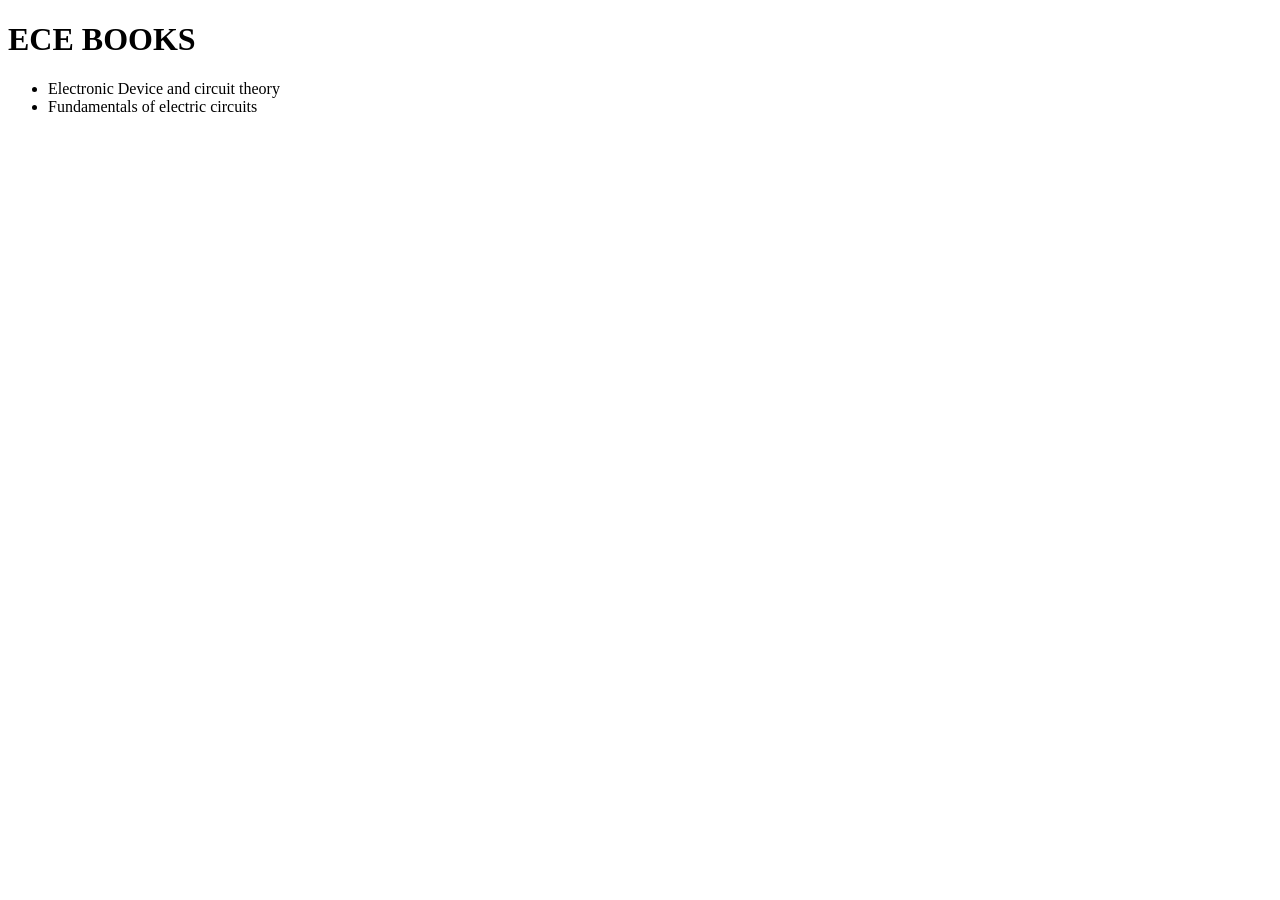
<file: ece.html>
<!DOCTYPE html>
<html lang="en">
<head>
    <meta charset="UTF-8">
    <meta name="viewport" content="width=device-width, initial-scale=1.0">
    <title>Document</title>
</head>
<body>
    <header>
        <h1>ECE BOOKS</h1>
    </header>
    <ul>
        <li>  Electronic Device and circuit theory</li>
        <li> Fundamentals of electric circuits</li>
    </ul>
</body>
</html>
</file>
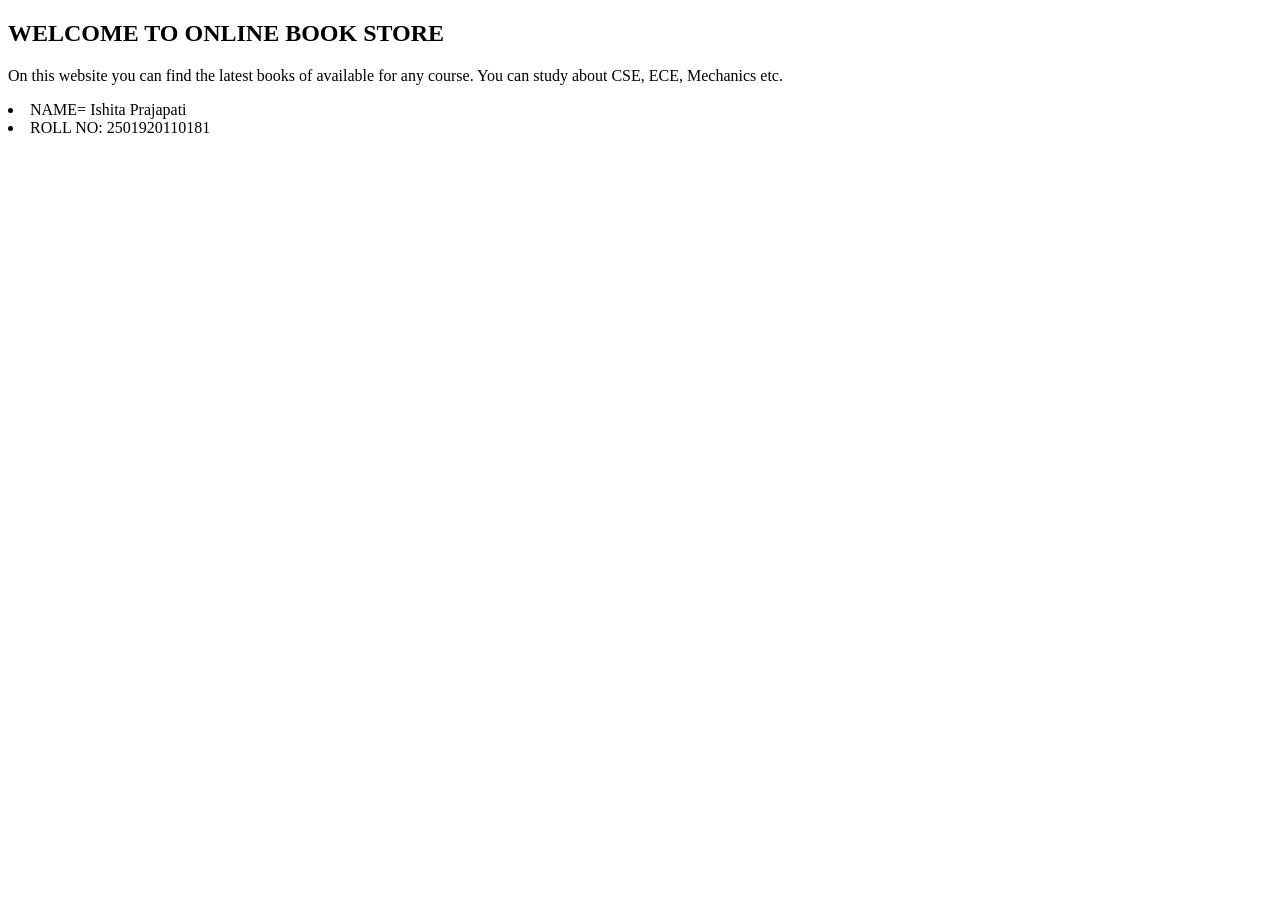
<file: home.html>
<!DOCTYPE html>
<html lang="en">
<head>
    <meta charset="UTF-8">
    <meta name="viewport" content="width=device-width, initial-scale=1.0">
    <title>Document</title>
</head>
<body>
    <h2>WELCOME TO ONLINE BOOK STORE</h2>
    <P>
        On this website you can find the latest books of available for any course. You can study about CSE, ECE, Mechanics etc.
    </P>
    <p> 
       <li> NAME= Ishita Prajapati</li>
        <li> ROLL NO: 2501920110181</li>
    </p>
</body>
</html>
</file>
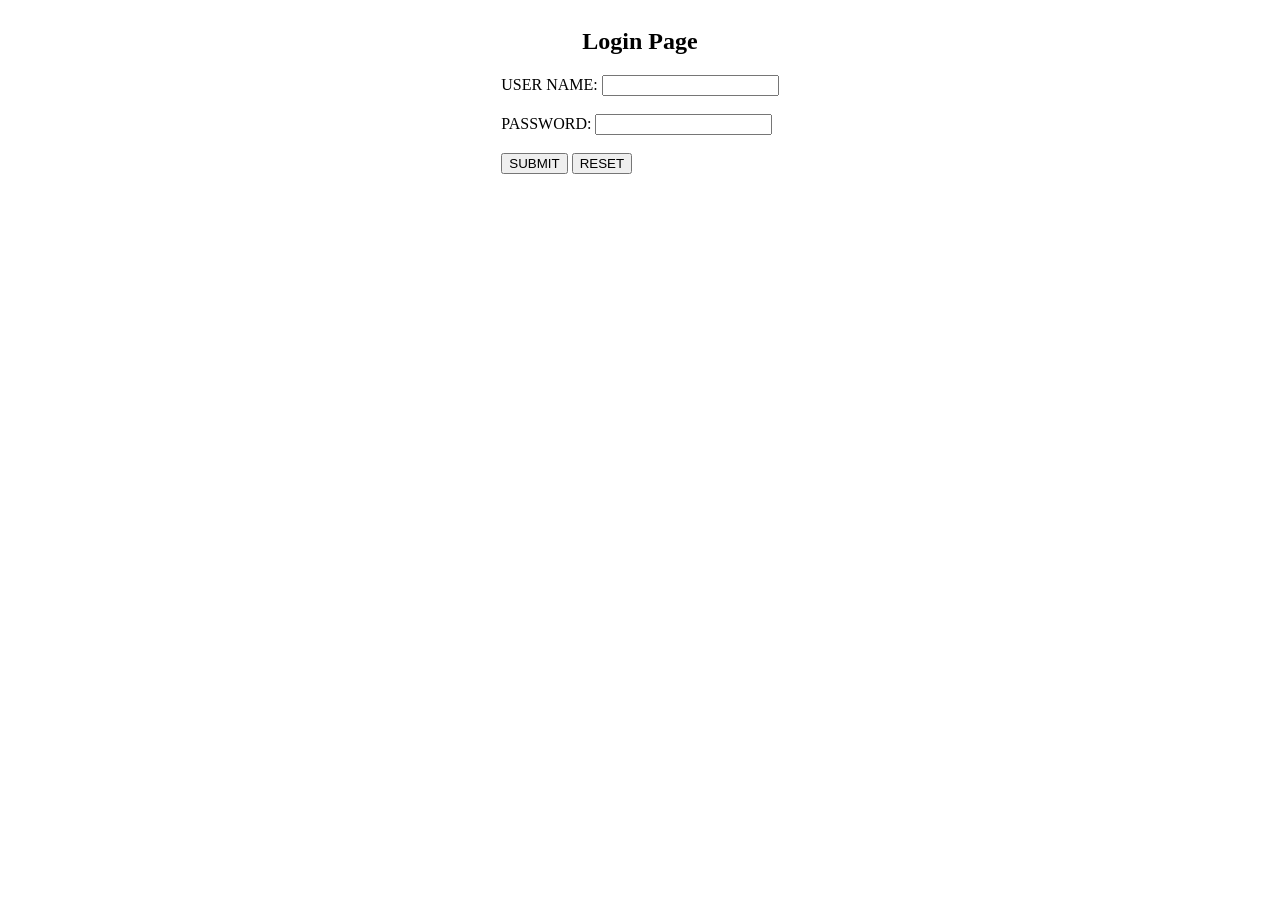
<file: login.html>
<!DOCTYPE html>
<html lang="en">
<head>
    <meta charset="UTF-8">
    <meta name="viewport" content="width=device-width, initial-scale=1.0">
    <title>Document</title>
<style>
    body{
        display: flex;
        flex-direction: column;
        justify-content: center;
        align-items: center;
    }
</style>
</head>
<body>
    <h2>Login Page</h2>
    <form>
        <label>USER NAME:</label>
        <input type="text">
        <br><br>
         <label>PASSWORD:</label>
        <input type="password">
        <br><br>
        <input type="submit" value="SUBMIT">
        <input type="reset" value="RESET">
    </form>
</body>
</html>
</file>
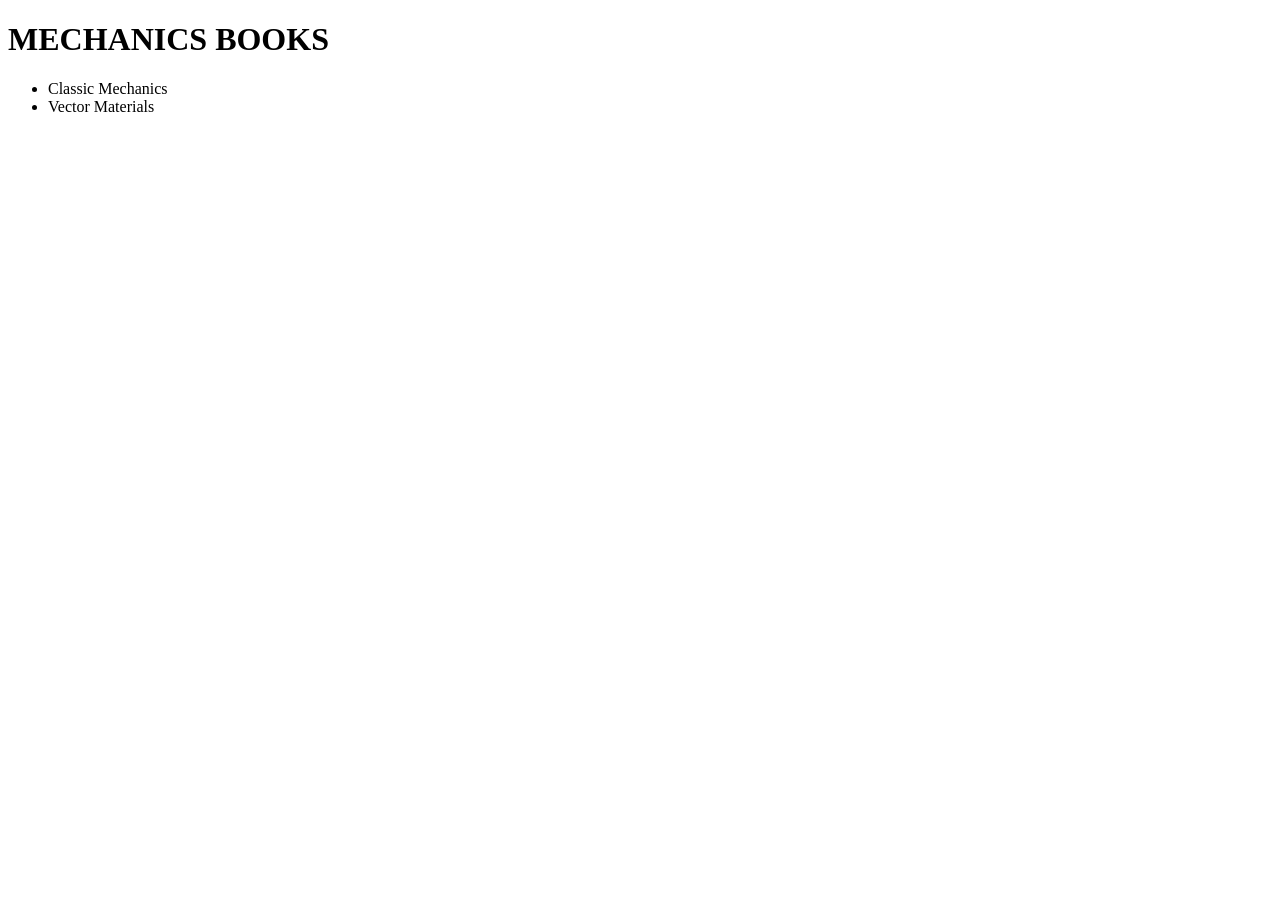
<file: mechanics.html>
<!DOCTYPE html>
<html lang="en">
<head>
    <meta charset="UTF-8">
    <meta name="viewport" content="width=4, initial-scale=1.0">
    <title>Document</title>
</head>
<body>
    <header>
        <h1>MECHANICS BOOKS</h1>
    </header>
    <ul>
        <li> Classic Mechanics</li>
        <li> Vector Materials</li>
    </ul>
</body>
</html>
</file>
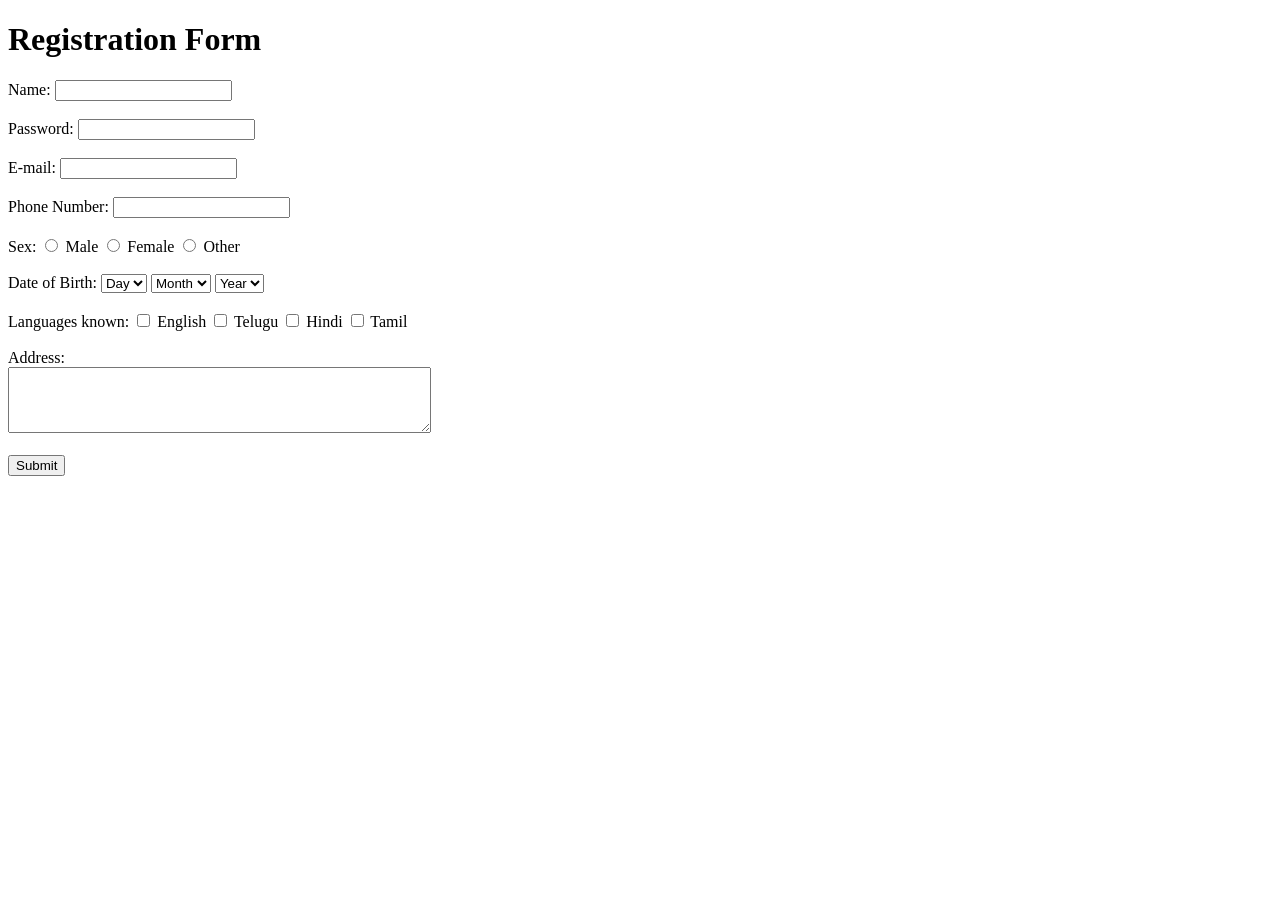
<file: registration.html>
<!DOCTYPE html>
<html lang="en">

<head>
    <meta charset="UTF-8">
    <meta name="viewport" content="width=device-width, initial-scale=1.0">
    <title>Registration Form</title>
</head>

<body>
    <h1>Registration Form</h1>
    <form action="submit.php" method="post">
        <label for="name">Name:</label>
        <input type="text" id="name" name="name" required><br><br>

        <label for="password">Password:</label>
        <input type="password" id="password" name="password" required><br><br>

        <label for="email">E-mail:</label>
        <input type="text" id="email" name="email" required><br><br>

        <label for="phone">Phone Number:</label>
        <input type="text" id="phone" name="phone" required><br><br>

        <label>Sex:</label>
        <input type="radio" id="male" name="sex" value="male">
        <label for="male">Male</label>
        <input type="radio" id="female" name="sex" value="female">
        <label for="female">Female</label>
        <input type="radio" id="other" name="sex" value="other">
        <label for="other">Other</label><br><br>

        <label for="dob">Date of Birth:</label>
        <select id="day" name="day">
            <option value="">Day</option>
        </select>
        <select id="month" name="month">
            <option value="">Month</option>
        </select>
        <select id="year" name="year">
            <option value="">Year</option>
        </select><br><br>
        <label>Languages known:</label>
        <input type="checkbox" id="english" name="languages[]" value="english">
        <label for="english">English</label>
        <input type="checkbox" id="telugu" name="languages[]" value="telugu">
        <label for="telugu">Telugu</label>
        <input type="checkbox" id="hindi" name="languages[]" value="hindi">
        <label for="hindi">Hindi</label>
        <input type="checkbox" id="tamil" name="languages[]" value="tamil">
        <label for="tamil">Tamil</label><br><br>

        <label for="address">Address:</label><br>
        <textarea id="address" name="address" rows="4" cols="50"></textarea><br><br>

        <input type="submit" value="Submit">
    </form>
</body>

</html>
</file>
<file: portfolio/style.css>
/* ═══════════════════════════════════════════════════════════════
   Ishita Prajapati — Portfolio | style.css
   Color palette: lavender · soft pink · white · dark navy
   ═══════════════════════════════════════════════════════════════ */

/* ─────────────────── CSS VARIABLES (Light Theme) ─────────────────── */

:root {
  --clr-lavender: #b8a9e8;
  --clr-lavender-light: #e5ddf8;
  --clr-lavender-dark: #7c6bbf;
  --clr-pink: #f2c4d0;
  --clr-pink-light: #fce4ec;
  --clr-navy: #1b1f3b;
  --clr-navy-light: #2d325a;

  --bg-primary: #faf8ff;
  --bg-secondary: #ffffff;
  --bg-card: #ffffff;
  --bg-hero: linear-gradient(
    135deg,
    #f0ecfa 0%,
    #fce4ec 50%,
    #e8def8 100%
  );

  --text-primary: #1b1f3b;
  --text-secondary: #4a4e6a;
  --text-muted: #7d809a;

  --accent: #7c6bbf;
  --accent-hover: #6350a8;
  --accent-soft: #e5ddf8;

  --border: #e0dcea;
  --shadow-sm: 0 2px 8px rgba(27, 31, 59, 0.06);
  --shadow-md: 0 4px 20px rgba(27, 31, 59, 0.08);
  --shadow-lg: 0 8px 32px rgba(27, 31, 59, 0.10);

  --radius: 14px;
  --radius-sm: 8px;
  --header-height: 72px;
  --transition: 0.3s ease;

  --font-body: "Inter", system-ui, -apple-system, "Segoe UI", Roboto, sans-serif;
  --font-display: "Playfair Display", Georgia, "Times New Roman", serif;
}

/* ─────────────────── DARK THEME OVERRIDES ─────────────────── */

:root.dark {
  --bg-primary: #121220;
  --bg-secondary: #1a1a30;
  --bg-card: #1e1e36;
  --bg-hero: linear-gradient(
    135deg,
    #1a1a30 0%,
    #27213a 50%,
    #1e1e36 100%
  );

  --text-primary: #eae6f5;
  --text-secondary: #b5b1c9;
  --text-muted: #a19bb9;

  --accent: #b8a9e8;
  --accent-hover: #c9bef0;
  --accent-soft: rgba(184, 169, 232, 0.12);

  --border: #2d2b48;
  --shadow-sm: 0 2px 8px rgba(0, 0, 0, 0.25);
  --shadow-md: 0 4px 20px rgba(0, 0, 0, 0.30);
  --shadow-lg: 0 8px 32px rgba(0, 0, 0, 0.40);
}

/* ─────────────────── RESET & BASE ─────────────────── */

*,
*::before,
*::after {
  margin: 0;
  padding: 0;
  box-sizing: border-box;
}

html {
  scroll-behavior: smooth;
  scroll-padding-top: calc(var(--header-height) + 16px);
}

body {
  font-family: var(--font-body);
  font-size: 16px;
  line-height: 1.7;
  color: var(--text-primary);
  background: var(--bg-primary);
  -webkit-font-smoothing: antialiased;
  transition: background var(--transition), color var(--transition);
}

img {
  max-width: 100%;
  display: block;
}

a {
  color: var(--accent);
  text-decoration: none;
  transition: color var(--transition);
}

a:hover {
  color: var(--accent-hover);
}

ul {
  list-style: none;
}

button,
input,
textarea {
  font: inherit;
}

/* ─────────────────── UTILITY ─────────────────── */

.container {
  width: 90%;
  max-width: 1120px;
  margin: 0 auto;
}

.section {
  padding: 100px 0;
}

.section-title {
  font-family: var(--font-display);
  font-size: 2.2rem;
  font-weight: 800;
  color: var(--text-primary);
  margin-bottom: 12px;
  text-align: center;
  position: relative;
}

.section-title::after {
  content: "";
  display: block;
  width: 56px;
  height: 4px;
  margin: 12px auto 0;
  border-radius: 2px;
  background: linear-gradient(
    90deg,
    var(--clr-lavender),
    var(--clr-pink)
  );
}

.section-subtitle {
  text-align: center;
  color: var(--text-muted);
  max-width: 540px;
  margin: 8px auto 48px;
  font-size: 0.95rem;
}

/* ─────────────────── BUTTONS ─────────────────── */

.btn {
  display: inline-block;
  padding: 12px 28px;
  font-family: var(--font-body);
  font-size: 0.95rem;
  font-weight: 600;
  border-radius: 50px;
  border: 2px solid transparent;
  cursor: pointer;
  transition: all var(--transition);
  text-align: center;
}

.btn-primary {
  background: var(--accent);
  color: #fff;
  border-color: var(--accent);
}

.btn-primary:hover {
  background: var(--accent-hover);
  border-color: var(--accent-hover);
  color: #fff;
  transform: translateY(-2px);
  box-shadow: var(--shadow-md);
}

.btn-secondary {
  background: transparent;
  color: var(--accent);
  border-color: var(--accent);
}

.btn-secondary:hover {
  background: var(--accent-soft);
  transform: translateY(-2px);
}

.btn-small {
  padding: 8px 20px;
  font-size: 0.85rem;
  background: var(--accent);
  color: #fff;
  border-color: var(--accent);
}

.btn-small:hover {
  background: var(--accent-hover);
  border-color: var(--accent-hover);
}

/* ─────────────────── HEADER & NAVIGATION ─────────────────── */

.site-header {
  position: sticky;
  top: 0;
  z-index: 1000;
  height: var(--header-height);
  background: var(--bg-secondary);
  border-bottom: 1px solid var(--border);
  box-shadow: var(--shadow-sm);
  transition: background var(--transition), border-color var(--transition);
}

.nav-container {
  height: 100%;
  display: flex;
  align-items: center;
  justify-content: space-between;
}

.logo {
  display: inline-flex;
  align-items: center;
  gap: 10px;
  color: var(--text-primary);
  font-size: 1.3rem;
  font-weight: 800;
}

.logo-icon {
  width: 38px;
  height: 38px;
  display: grid;
  place-items: center;
  border-radius: 12px;
  background: var(--accent-soft);
  color: var(--accent);
  font-size: 0.9rem;
}

.logo-accent {
  color: var(--accent);
}

.main-nav {
  display: flex;
  align-items: center;
}

.nav-list {
  display: flex;
  align-items: center;
  gap: 24px;
}

.nav-link {
  color: var(--text-secondary);
  font-size: 0.9rem;
  font-weight: 600;
  position: relative;
  padding: 8px 0;
}

.nav-link::after {
  content: "";
  position: absolute;
  left: 0;
  bottom: 0;
  width: 0;
  height: 2px;
  background: var(--accent);
  transition: width var(--transition);
}

.nav-link:hover,
.nav-link.active {
  color: var(--accent);
}

.nav-link:hover::after,
.nav-link.active::after {
  width: 100%;
}

.theme-toggle {
  width: 40px;
  height: 40px;
  display: grid;
  place-items: center;
  border: 1px solid var(--border);
  border-radius: 50%;
  background: var(--bg-primary);
  color: var(--text-primary);
  cursor: pointer;
  transition: all var(--transition);
}

.theme-toggle:hover {
  background: var(--accent-soft);
  transform: rotate(12deg);
}

.theme-icon {
  grid-area: 1 / 1;
  font-size: 1.15rem;
}

.theme-icon--dark {
  display: none;
}

:root.dark .theme-icon--light {
  display: none;
}

:root.dark .theme-icon--dark {
  display: block;
}

.hamburger {
  display: none;
  width: 42px;
  height: 42px;
  border: 0;
  background: transparent;
  cursor: pointer;
  flex-direction: column;
  align-items: center;
  justify-content: center;
  gap: 5px;
}

.hamburger-bar {
  width: 24px;
  height: 2px;
  background: var(--text-primary);
  border-radius: 2px;
}

/* ─────────────────── HERO ─────────────────── */

.hero {
  min-height: calc(100vh - var(--header-height));
  display: flex;
  align-items: center;
  background: var(--bg-hero);
}

.hero-grid {
  display: grid;
  grid-template-columns: 1.2fr 0.8fr;
  align-items: center;
  gap: 60px;
}

.hero-greeting {
  color: var(--accent);
  font-size: 1.1rem;
  font-weight: 700;
  margin-bottom: 8px;
}

.hero-name {
  font-family: var(--font-display);
  color: var(--text-primary);
  font-size: clamp(2.5rem, 5vw, 4rem);
  font-weight: 800;
  line-height: 1.15;
  margin-bottom: 14px;
}

.hero-subtitle {
  color: var(--text-secondary);
  font-size: 1.15rem;
  margin-bottom: 20px;
}

.hero-description {
  color: var(--text-secondary);
  max-width: 560px;
  margin-bottom: 28px;
}

.hero-buttons {
  display: flex;
  flex-wrap: wrap;
  gap: 14px;
}

.hero-visual {
  position: relative;
  display: grid;
  place-items: center;
  min-height: 340px;
}

.avatar-ring {
  position: relative;
  z-index: 2;
  width: 280px;
  height: 280px;
  padding: 7px;
  border-radius: 50%;
  background: linear-gradient(
    135deg,
    var(--clr-lavender),
    var(--clr-pink)
  );
  box-shadow: var(--shadow-lg);
}

.profile-photo {
  display: block;
  width: 100%;
  height: 100%;
  object-fit: cover;
  object-position: center;
  border-radius: 50%;
}

.hero-blob {
  position: absolute;
  border-radius: 50%;
  opacity: 0.55;
  filter: blur(1px);
}

.hero-blob--1 {
  width: 110px;
  height: 110px;
  top: 8%;
  right: 8%;
  background: var(--clr-pink);
}

.hero-blob--2 {
  width: 85px;
  height: 85px;
  bottom: 8%;
  left: 5%;
  background: var(--clr-lavender);
}

/* ─────────────────── ABOUT ─────────────────── */

.about-section {
  background: var(--bg-primary);
}

.about-grid {
  display: grid;
  grid-template-columns: 1.3fr 0.7fr;
  gap: 48px;
  align-items: start;
  margin-top: 36px;
}

.about-text p {
  color: var(--text-secondary);
  margin-bottom: 20px;
  line-height: 1.9;
}

.about-text strong {
  color: var(--text-primary);
}

.profile-card {
  padding: 28px;
  background: var(--bg-card);
  border: 1px solid var(--border);
  border-radius: var(--radius);
  box-shadow: var(--shadow-sm);
}

.profile-card__avatar {
  width: 60px;
  height: 60px;
  display: grid;
  place-items: center;
  margin-bottom: 16px;
  border-radius: 50%;
  background: var(--accent-soft);
  color: var(--accent);
  font-weight: 800;
}

.profile-card__name {
  font-size: 1.2rem;
  margin-bottom: 18px;
}

.profile-card__details li {
  display: flex;
  flex-direction: column;
  gap: 3px;
  padding: 12px 0;
  border-bottom: 1px solid var(--border);
}

.profile-card__details li:last-child {
  border-bottom: 0;
}

.detail-label {
  color: var(--text-muted);
  font-size: 0.8rem;
  font-weight: 600;
}

.detail-value {
  color: var(--text-primary);
  overflow-wrap: anywhere;
}

/* ─────────────────── EDUCATION ─────────────────── */

.education-section {
  background: var(--bg-secondary);
}

.timeline {
  position: relative;
  max-width: 820px;
  margin: 42px auto 0;
  padding-left: 34px;
}

.timeline::before {
  content: "";
  position: absolute;
  top: 8px;
  bottom: 8px;
  left: 10px;
  width: 2px;
  background: linear-gradient(
    var(--clr-lavender),
    var(--clr-pink)
  );
}

.timeline-item {
  position: relative;
  margin-bottom: 28px;
}

.timeline-item:last-child {
  margin-bottom: 0;
}

.timeline-dot {
  position: absolute;
  top: 25px;
  left: -30px;
  width: 14px;
  height: 14px;
  border: 3px solid var(--bg-secondary);
  border-radius: 50%;
  background: var(--accent);
  box-shadow: 0 0 0 2px var(--accent);
}

.timeline-card {
  padding: 24px 28px;
  background: var(--bg-card);
  border: 1px solid var(--border);
  border-radius: var(--radius);
  box-shadow: var(--shadow-sm);
  transition: transform var(--transition), box-shadow var(--transition);
}

.timeline-card:hover {
  transform: translateY(-3px);
  box-shadow: var(--shadow-md);
}

.timeline-item--highlight .timeline-card {
  border-left: 4px solid var(--accent);
}

.timeline-badge {
  display: inline-block;
  margin-bottom: 10px;
  padding: 4px 10px;
  border-radius: 50px;
  background: var(--accent-soft);
  color: var(--accent);
  font-size: 0.75rem;
  font-weight: 700;
}

.timeline-title {
  color: var(--text-primary);
  font-size: 1.1rem;
  margin-bottom: 5px;
}

.timeline-institution {
  color: var(--text-secondary);
}

.timeline-year {
  margin-top: 5px;
  color: var(--accent);
  font-size: 0.9rem;
  font-weight: 700;
}

.timeline-result {
  color: var(--text-muted);
  margin-top: 5px;
  font-size: 0.9rem;
}

/* ─────────────────── SKILLS ─────────────────── */

.skills-section {
  background: var(--bg-primary);
}

.skills-grid {
  display: grid;
  grid-template-columns: repeat(3, minmax(0, 1fr));
  gap: 22px;
}

.skill-card {
  padding: 26px;
  background: var(--bg-card);
  border: 1px solid var(--border);
  border-radius: var(--radius);
  box-shadow: var(--shadow-sm);
  text-align: center;
  transition: transform var(--transition), box-shadow var(--transition);
}

.skill-card:hover {
  transform: translateY(-4px);
  box-shadow: var(--shadow-md);
}

.skill-icon {
  width: 54px;
  height: 54px;
  display: grid;
  place-items: center;
  margin: 0 auto 16px;
  border-radius: 16px;
  background: var(--accent-soft);
  color: var(--accent);
  font-size: 1.1rem;
  font-weight: 800;
}

.skill-name {
  color: var(--text-primary);
  margin-bottom: 16px;
}

.progress-track {
  width: 100%;
  height: 7px;
  overflow: hidden;
  border-radius: 20px;
  background: var(--border);
}

.progress-fill {
  width: var(--progress, 0%);
  height: 100%;
  border-radius: inherit;
  background: linear-gradient(
    90deg,
    var(--clr-lavender),
    var(--clr-pink)
  );
}

.skill-level {
  display: block;
  margin-top: 8px;
  color: var(--text-muted);
  font-size: 0.8rem;
}

/* ─────────────────── PROJECTS ─────────────────── */

.projects-section {
  background: var(--bg-secondary);
}

.projects-grid {
  display: grid;
  grid-template-columns: repeat(3, minmax(0, 1fr));
  gap: 24px;
  margin-top: 36px;
}

.project-card {
  display: flex;
  flex-direction: column;
  align-items: flex-start;
  padding: 28px;
  background: var(--bg-card);
  border: 1px solid var(--border);
  border-radius: var(--radius);
  box-shadow: var(--shadow-sm);
  transition: transform var(--transition), box-shadow var(--transition);
}

.project-card:hover {
  transform: translateY(-4px);
  box-shadow: var(--shadow-md);
}

.project-icon {
  width: 54px;
  height: 54px;
  display: grid;
  place-items: center;
  margin-bottom: 18px;
  border-radius: 16px;
  background: var(--accent-soft);
  color: var(--accent);
  font-size: 1.5rem;
}

.project-title {
  margin-bottom: 10px;
  color: var(--text-primary);
  font-size: 1.2rem;
}

.project-description {
  flex: 1;
  margin-bottom: 18px;
  color: var(--text-secondary);
  font-size: 0.92rem;
}

.project-tags {
  display: flex;
  flex-wrap: wrap;
  gap: 8px;
  margin-bottom: 20px;
}

.project-tags li {
  padding: 4px 10px;
  border-radius: 50px;
  background: var(--accent-soft);
  color: var(--accent);
  font-size: 0.75rem;
  font-weight: 600;
}

.project-links {
  display: flex;
  flex-wrap: wrap;
  gap: 10px;
  margin-top: auto;
}

/* ─────────────────── CONNECT WITH ME ─────────────────── */

.connect-card {
  width: 100%;
  max-width: 940px;
  margin: 40px auto 0;
  padding: 40px;
  color: var(--text-primary);
  background: var(--bg-card);
  border: 1px solid var(--border);
  border-radius: 22px;
  box-shadow: var(--shadow-md);
}

.connect-profile {
  display: flex;
  align-items: center;
  gap: 22px;
  margin-bottom: 28px;
}

.connect-photo {
  width: 120px;
  height: 120px;
  flex: 0 0 120px;
  object-fit: cover;
  object-position: center;
  border-radius: 50%;
}

.connect-profile-copy {
  min-width: 0;
}

.connect-profile-copy h3 {
  margin: 0 0 6px;
  color: var(--text-primary);
  font-size: clamp(1.5rem, 3vw, 2rem);
  line-height: 1.25;
}

.connect-profile-copy p {
  margin: 0;
  color: var(--text-muted);
  font-size: 1rem;
  line-height: 1.6;
}

.connect-intro {
  margin: 0 0 32px;
  color: var(--text-secondary);
  font-size: 1.05rem;
  line-height: 1.8;
}

.connect-details {
  display: flex;
  flex-direction: column;
  gap: 22px;
}

.connect-detail {
  display: grid;
  grid-template-columns: 50px minmax(0, 1fr);
  align-items: center;
  column-gap: 20px;
  min-width: 0;
}

.connect-detail-icon {
  width: 50px;
  height: 50px;
  display: flex;
  align-items: center;
  justify-content: center;
  border-radius: 12px;
  background: var(--accent-soft);
  color: var(--accent);
}

.connect-detail-icon svg {
  width: 23px;
  height: 23px;
  fill: currentColor;
}

.connect-detail-copy {
  display: flex;
  flex-direction: column;
  gap: 3px;
  min-width: 0;
}

.connect-label {
  color: var(--text-muted);
  font-size: 0.78rem;
  font-weight: 600;
  letter-spacing: 0.04em;
}

.connect-value {
  display: inline-block;
  max-width: 100%;
  color: var(--text-primary);
  font-size: 1rem;
  line-height: 1.55;
  overflow-wrap: anywhere;
  word-break: normal;
}

a.connect-value:hover {
  color: var(--accent);
}

/* Keep the copy button aligned to the right of the email */

.connect-email-row {
  grid-template-columns: 50px minmax(0, 1fr) 42px;
}

.copy-email-button {
  width: 42px;
  height: 42px;
  display: flex;
  align-items: center;
  justify-content: center;
  justify-self: end;
  border: 1px solid var(--border);
  border-radius: 12px;
  background: var(--bg-primary);
  color: var(--text-secondary);
  cursor: pointer;
  transition:
    background var(--transition),
    color var(--transition),
    transform var(--transition);
}

.copy-email-button svg {
  width: 20px;
  height: 20px;
  fill: none;
  stroke: currentColor;
  stroke-width: 1.8;
  stroke-linecap: round;
  stroke-linejoin: round;
}

.copy-email-button:hover {
  background: var(--accent-soft);
  color: var(--accent);
  transform: translateY(-2px);
}

.copy-email-feedback {
  grid-column: 2 / -1;
  color: var(--accent);
  font-size: 0.82rem;
  line-height: 1.4;
}

/* Divider */

.connect-divider {
  width: 100%;
  height: 1px;
  margin: 36px 0 28px;
  background: var(--border);
}

/* Circular social buttons */

.connect-socials {
  display: flex;
  align-items: center;
  justify-content: center;
  flex-wrap: wrap;
  gap: 14px;
}

.connect-social-button {
  width: 52px;
  height: 52px;
  display: inline-flex;
  align-items: center;
  justify-content: center;
  flex: 0 0 52px;
  border: 1px solid var(--border);
  border-radius: 50%;
  background: var(--bg-primary);
  color: var(--text-secondary);
  transition:
    background var(--transition),
    color var(--transition),
    border-color var(--transition),
    transform var(--transition),
    box-shadow var(--transition);
}

.connect-social-button svg {
  width: 23px;
  height: 23px;
  fill: currentColor;
}

.connect-social-button:hover {
  background: var(--accent-soft);
  color: var(--accent);
  border-color: var(--accent);
  transform: translateY(-3px);
  box-shadow: var(--shadow-sm);
}

/* ─────────────────── CONTACT FORM ─────────────────── */

.contact-section {
  background: var(--bg-primary);
}

.contact-form {
  max-width: 720px;
  margin: 0 auto;
  display: grid;
  grid-template-columns: repeat(2, minmax(0, 1fr));
  gap: 22px;
  padding: 32px;
  background: var(--bg-card);
  border: 1px solid var(--border);
  border-radius: var(--radius);
  box-shadow: var(--shadow-sm);
}

.form-group {
  display: flex;
  flex-direction: column;
  gap: 8px;
}

.form-group--full {
  grid-column: 1 / -1;
}

.form-group label {
  color: var(--text-primary);
  font-size: 0.9rem;
  font-weight: 600;
}

.form-group input,
.form-group textarea {
  width: 100%;
  padding: 12px 14px;
  color: var(--text-primary);
  background: var(--bg-primary);
  border: 1px solid var(--border);
  border-radius: var(--radius-sm);
  outline: none;
  transition: border-color var(--transition), box-shadow var(--transition);
}

.form-group textarea {
  resize: vertical;
  min-height: 130px;
}

.form-group input:focus,
.form-group textarea:focus {
  border-color: var(--accent);
  box-shadow: 0 0 0 3px var(--accent-soft);
}

.error-msg {
  color: #c94b69;
  font-size: 0.8rem;
}

.btn-submit {
  justify-self: start;
}

.form-success {
  grid-column: 1 / -1;
  color: var(--accent);
  font-weight: 600;
}

/* ─────────────────── FOOTER ─────────────────── */

.site-footer {
  padding: 32px 0;
  background: var(--bg-secondary);
  border-top: 1px solid var(--border);
}

.footer-content {
  display: flex;
  align-items: center;
  justify-content: space-between;
  flex-wrap: wrap;
  gap: 18px;
}

.footer-name {
  color: var(--text-primary);
  font-weight: 700;
}

.footer-copy {
  color: var(--text-muted);
  font-size: 0.85rem;
}

.footer-links {
  display: flex;
  align-items: center;
  flex-wrap: wrap;
  gap: 18px;
}

.footer-links a {
  color: var(--text-secondary);
  font-size: 0.9rem;
}

.footer-links a:hover {
  color: var(--accent);
}

.back-to-top {
  color: var(--accent);
  font-size: 0.9rem;
  font-weight: 600;
}

/* ─────────────────── EXISTING SOCIAL ICONS ─────────────────── */

.social-icons {
  display: flex;
  align-items: center;
  flex-wrap: wrap;
  gap: 12px;
}

.social-icon {
  width: 42px;
  height: 42px;
  display: inline-flex;
  align-items: center;
  justify-content: center;
  border-radius: 8px;
  background: var(--accent-soft);
  color: var(--accent);
  transition: background var(--transition), transform var(--transition);
}

.social-icon:hover {
  background: var(--accent);
  color: #fff;
  transform: translateY(-2px);
}

.badge.in-progress {
  padding: 2px 6px;
  margin-left: 8px;
  border-radius: 6px;
  background: var(--accent-soft);
  color: var(--accent);
  font-size: 0.75rem;
  vertical-align: middle;
}

.contact-links {
  display: flex;
  justify-content: center;
  flex-wrap: wrap;
  gap: 12px;
  margin-top: 24px;
}

/* ─────────────────── RESPONSIVE ─────────────────── */

@media (max-width: 900px) {
  .hero-grid {
    gap: 32px;
  }

  .about-grid {
    grid-template-columns: 1fr;
  }

  .projects-grid {
    grid-template-columns: repeat(2, minmax(0, 1fr));
  }

  .skills-grid {
    grid-template-columns: repeat(2, minmax(0, 1fr));
  }

  .nav-list {
    gap: 16px;
  }
}

@media (max-width: 700px) {
  .section {
    padding: 72px 0;
  }

  .hamburger {
    display: flex;
  }

  .main-nav {
    position: absolute;
    top: var(--header-height);
    left: 0;
    right: 0;
    display: none;
    padding: 20px 5%;
    background: var(--bg-secondary);
    border-bottom: 1px solid var(--border);
    box-shadow: var(--shadow-md);
  }

  .main-nav.open {
    display: block;
  }

  .nav-list {
    flex-direction: column;
    align-items: stretch;
    gap: 12px;
  }

  .nav-link {
    display: inline-block;
    padding: 8px 0;
  }

  .hero-grid {
    grid-template-columns: 1fr;
    text-align: center;
  }

  .hero-content {
    order: 2;
  }

  .hero-visual {
    order: 1;
    min-height: 240px;
  }

  .avatar-ring {
    width: 210px;
    height: 210px;
  }

  .hero-buttons {
    justify-content: center;
  }

  .hero-description {
    margin-left: auto;
    margin-right: auto;
  }

  .projects-grid {
    grid-template-columns: 1fr;
  }

  .contact-form {
    padding: 24px;
  }

  .footer-content {
    flex-direction: column;
    text-align: center;
  }
}

@media (max-width: 480px) {
  .hero-name {
    font-size: 2.2rem;
  }

  .hero-greeting {
    font-size: 0.95rem;
  }

  .btn {
    padding: 10px 22px;
    font-size: 0.88rem;
  }

  .avatar-ring {
    width: 150px;
    height: 150px;
  }

  .contact-form {
    grid-template-columns: 1fr;
    padding: 20px;
  }

  .form-group--full,
  .form-success {
    grid-column: auto;
  }

  .skills-grid {
    grid-template-columns: 1fr;
  }

  .timeline {
    padding-left: 28px;
  }

  .timeline-dot {
    left: -24px;
  }

  .timeline-card {
    padding: 20px;
  }
}

/* ─────────────────── CONNECT CARD: MOBILE FIXES ─────────────────── */

@media (max-width: 600px) {
  .connect-card {
    width: 100%;
    padding: 24px 18px;
    margin-top: 28px;
    border-radius: 18px;
  }

  .connect-profile {
    gap: 15px;
    margin-bottom: 24px;
  }

  .connect-photo {
    width: 82px;
    height: 82px;
    flex-basis: 82px;
  }

  .connect-profile-copy h3 {
    font-size: 1.35rem;
  }

  .connect-profile-copy p {
    font-size: 0.88rem;
  }

  .connect-intro {
    font-size: 0.96rem;
    margin-bottom: 26px;
  }

  .connect-details {
    gap: 20px;
  }

  .connect-detail {
    grid-template-columns: 42px minmax(0, 1fr);
    column-gap: 13px;
  }

  .connect-detail-icon {
    width: 42px;
    height: 42px;
    border-radius: 10px;
  }

  .connect-detail-icon svg {
    width: 20px;
    height: 20px;
  }

  .connect-value {
    font-size: 0.9rem;
  }

  .connect-email-row {
    grid-template-columns: 42px minmax(0, 1fr) 36px;
    column-gap: 10px;
  }

  .copy-email-button {
    width: 36px;
    height: 36px;
  }

  .connect-divider {
    margin: 28px 0 24px;
  }

  .connect-socials {
    gap: 12px;
  }

  .connect-social-button {
    width: 46px;
    height: 46px;
    flex-basis: 46px;
  }

  .connect-social-button svg {
    width: 21px;
    height: 21px;
  }
}

@media (prefers-reduced-motion: reduce) {
  .connect-social-button,
  .copy-email-button,
  .connect-value {
    transition: none;
  }
}

#form-success,
#form-error {
    margin-top: 16px;
    padding: 12px 16px;
    border-radius: 10px;
    font-size: 0.95rem;
}

#form-success {
    color: #286747;
    background: #e8f7ee;
}

#form-error {
    color: #a12c3a;
    background: #fff0f1;
}

.error-message {
    display: block;
    color: #c0395b;
    font-size: 0.85rem;
    margin-top: 5px;
}

#btn-submit:disabled {
    opacity: 0.7;
    cursor: wait;
}
</file>
